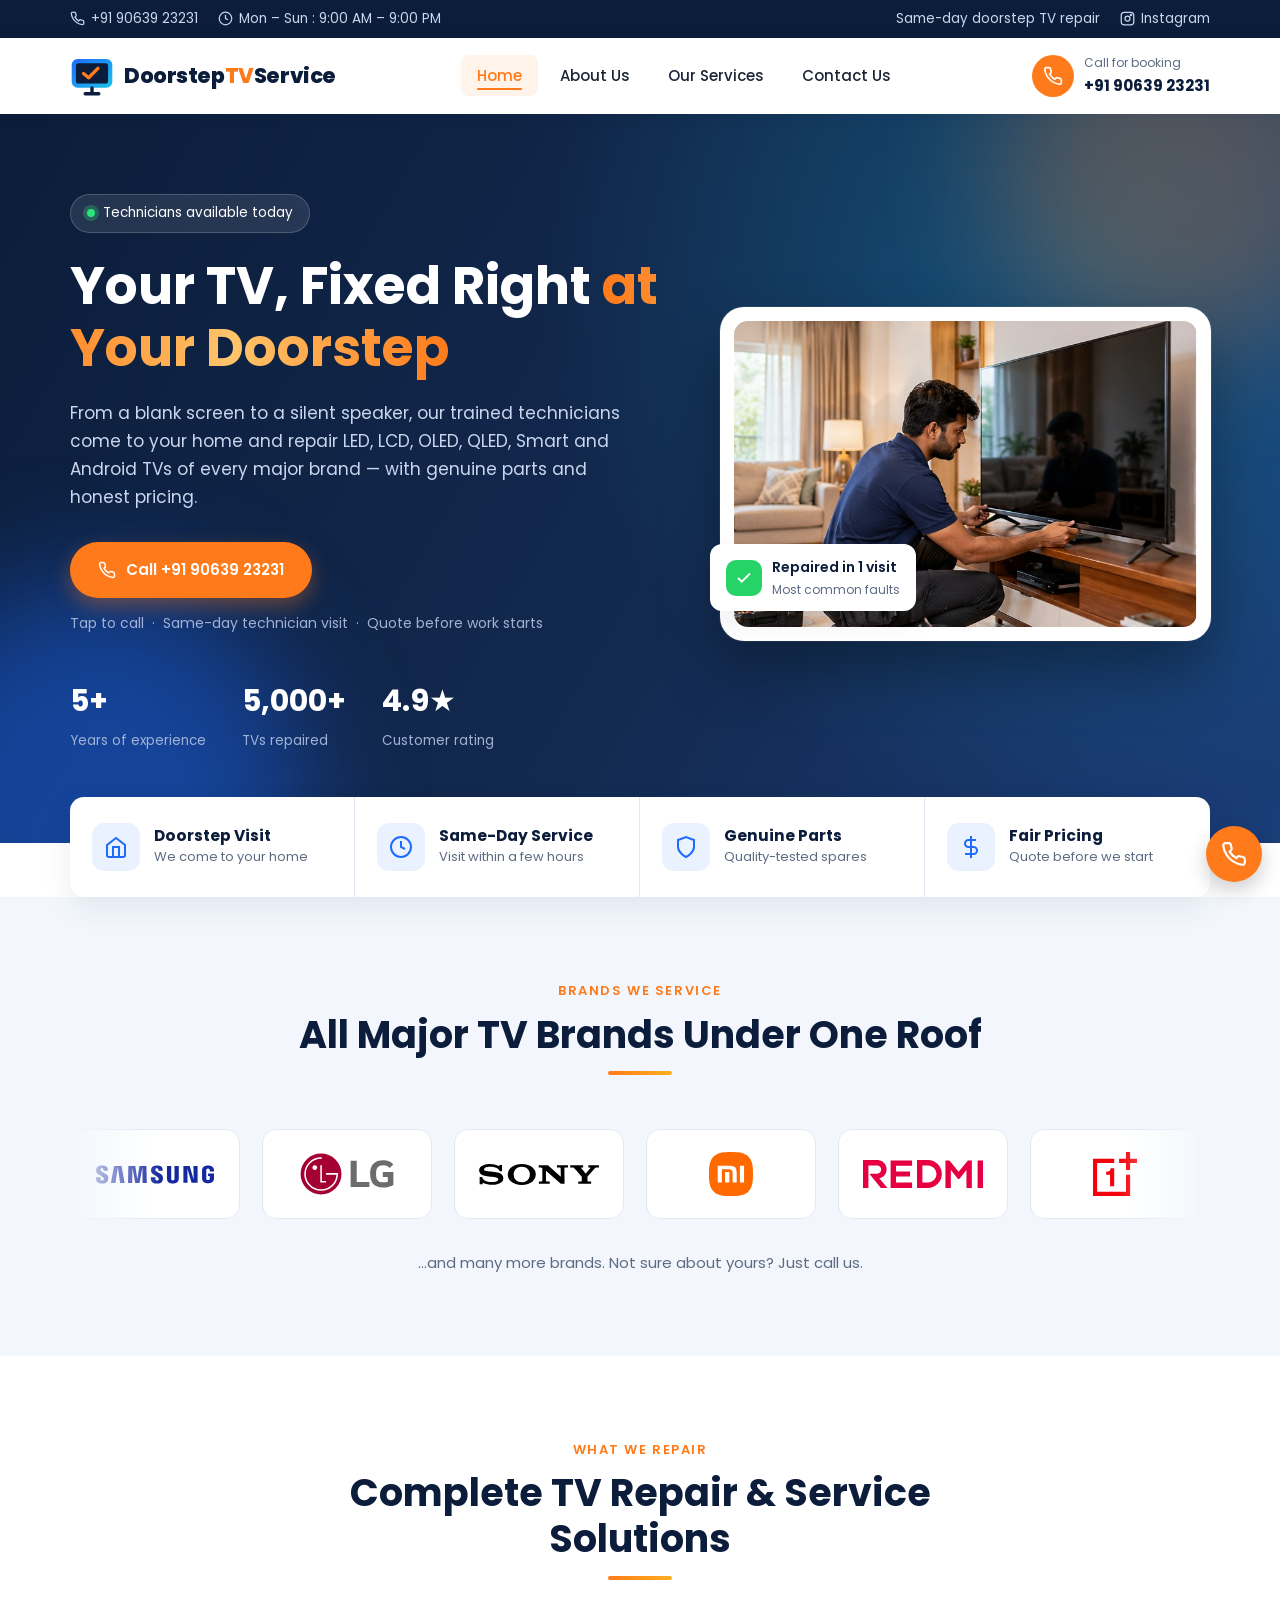
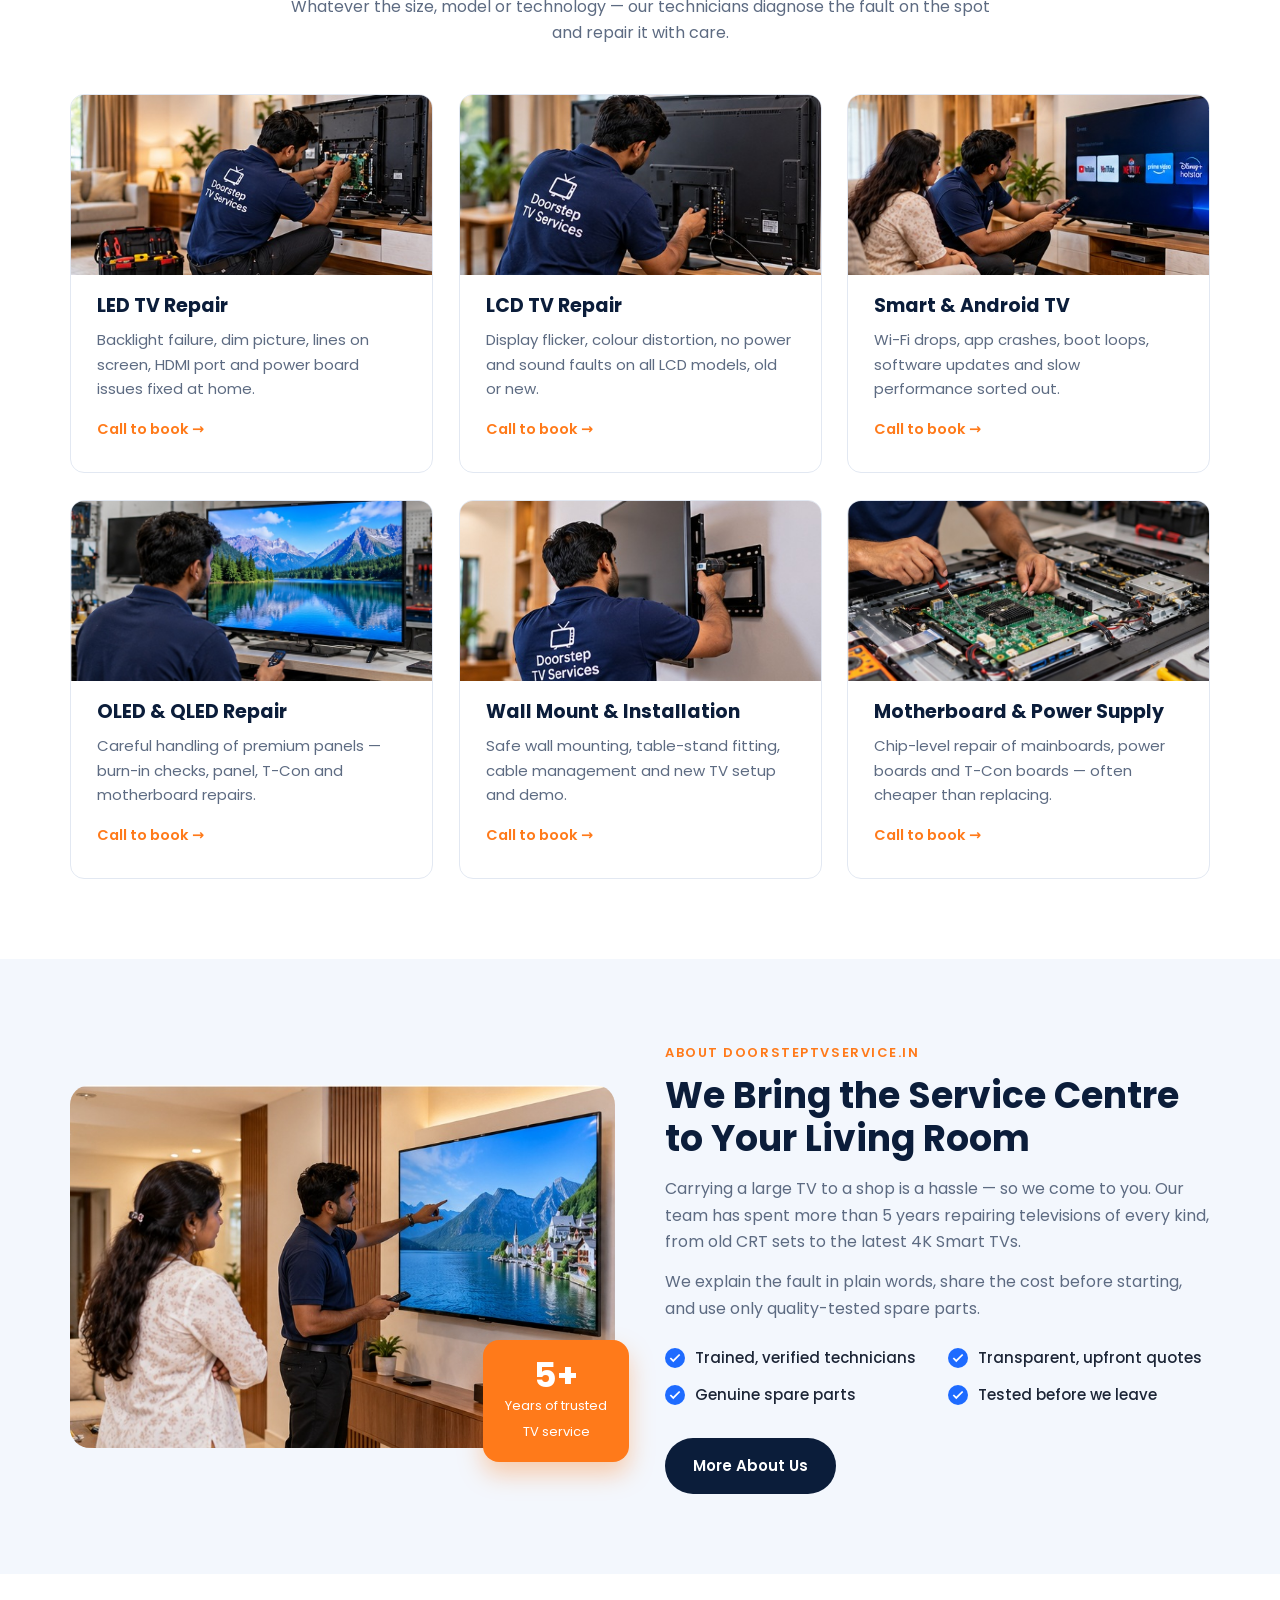
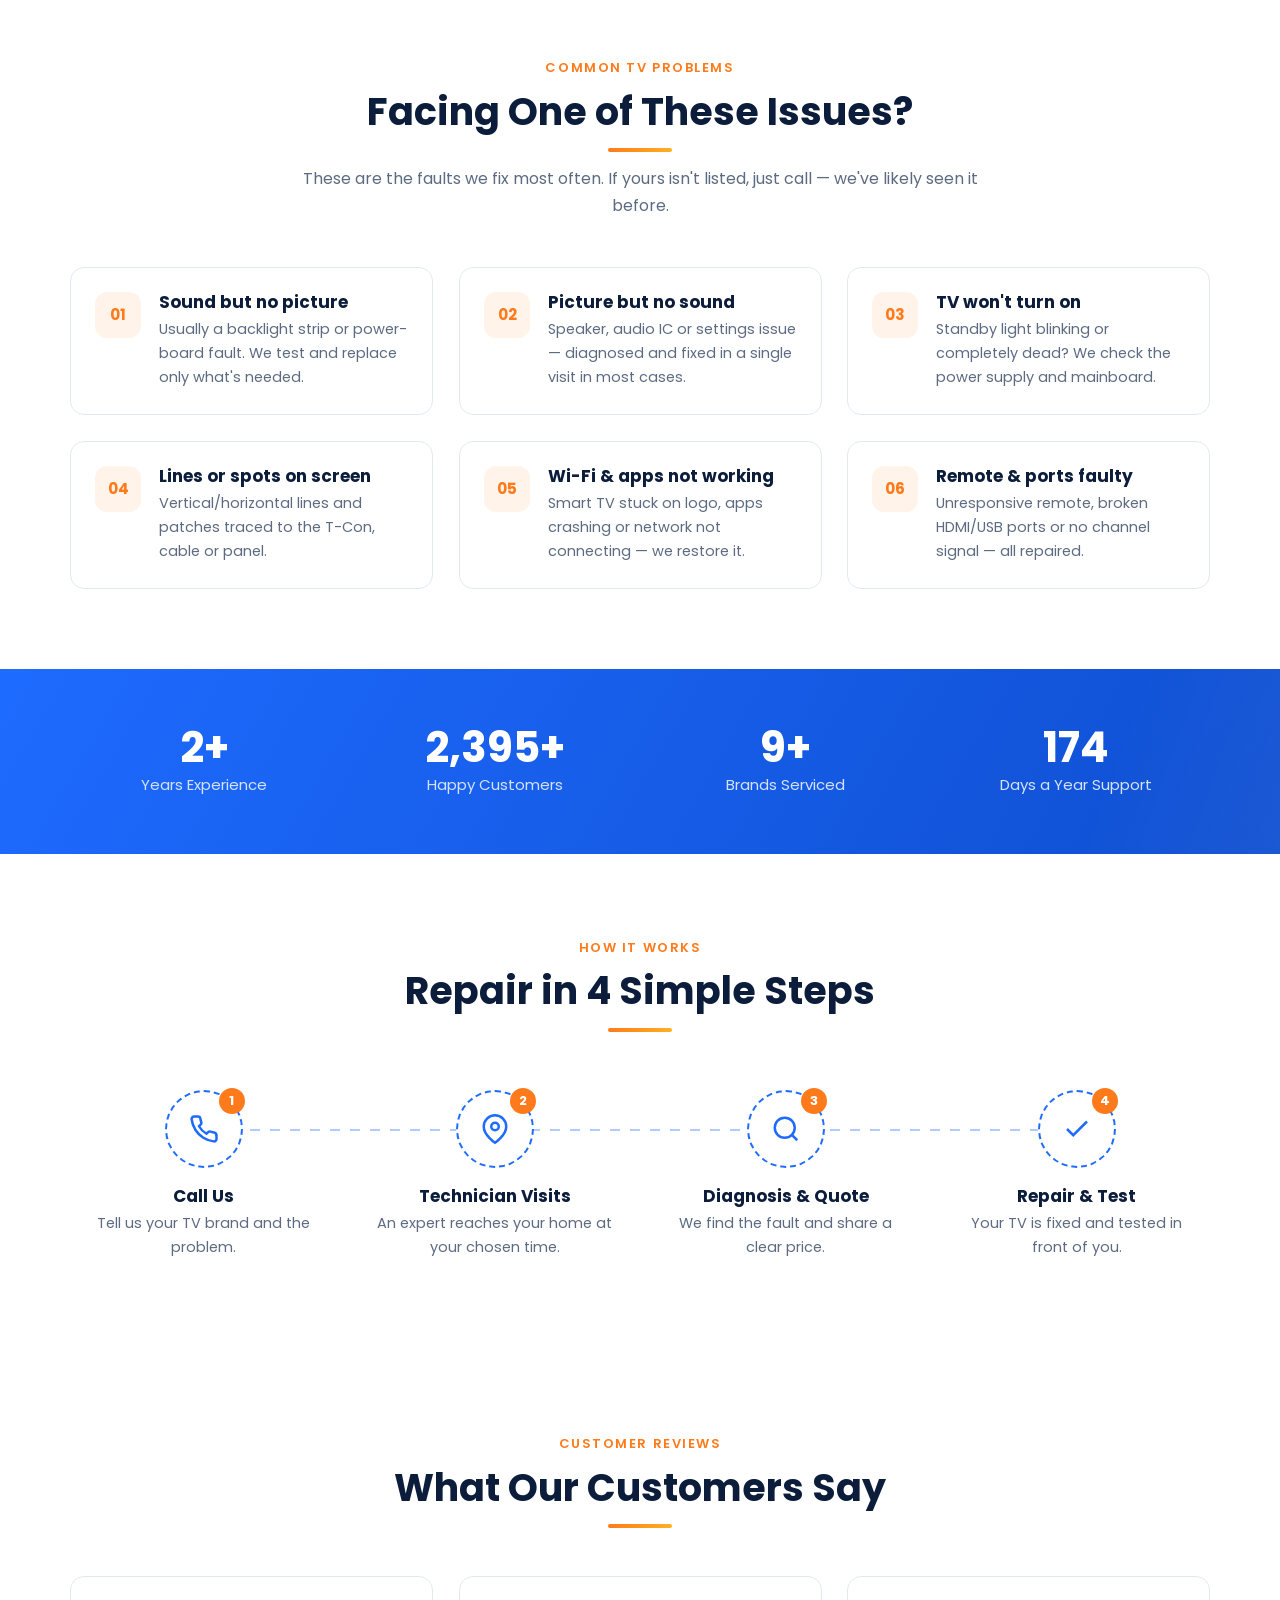
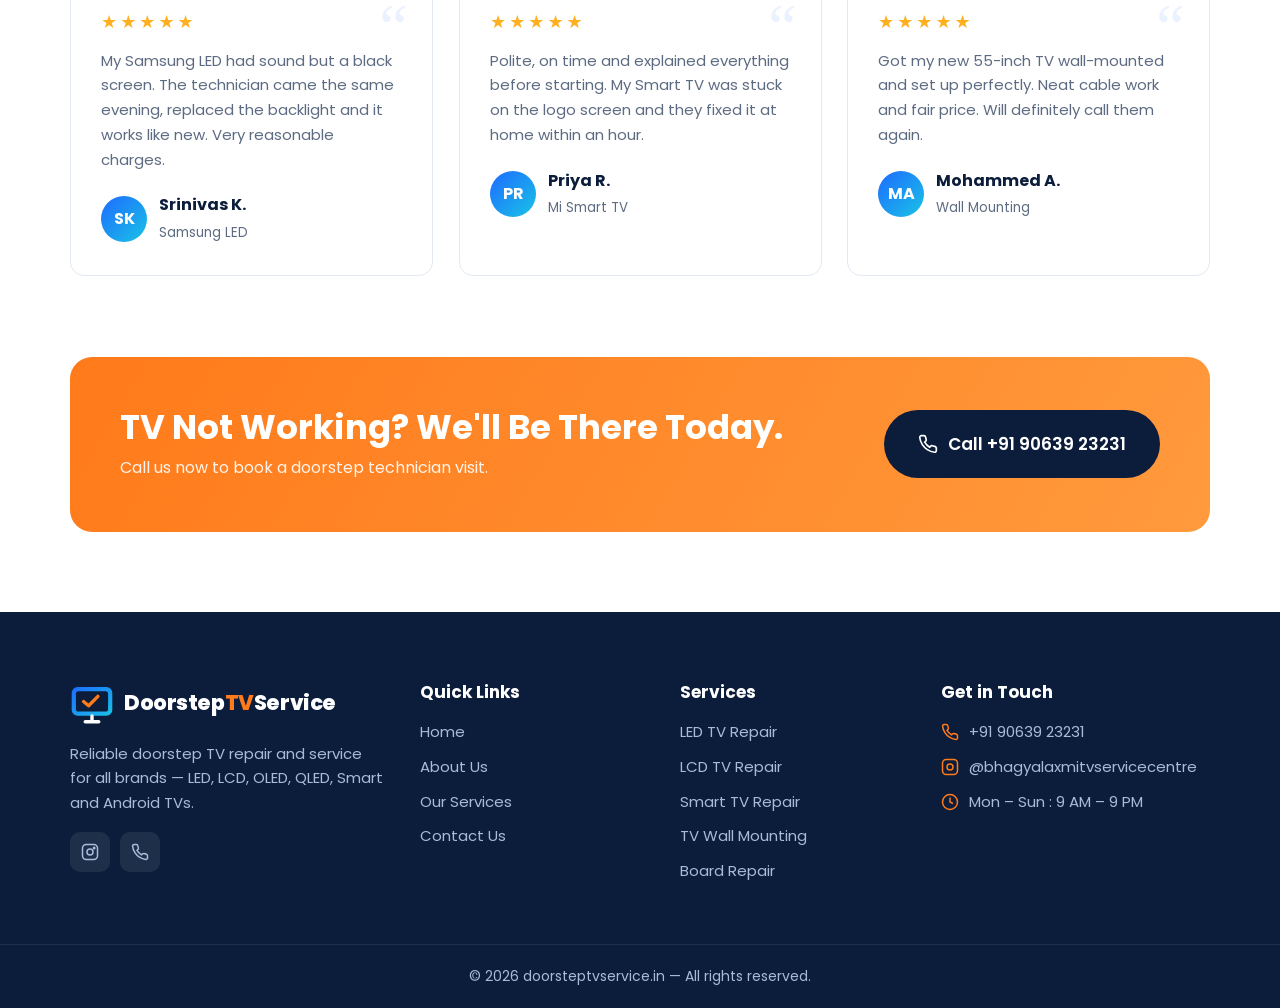
<file: index.html>
<!DOCTYPE html>
<html lang="en">
<head>
  <meta charset="UTF-8">
  <meta name="viewport" content="width=device-width, initial-scale=1.0">
  <title>doorsteptvservice.in | TV Repair &amp; Service at Your Doorstep | +91 90639 23231</title>
  <meta name="description" content="doorsteptvservice.in – expert doorstep repair for LED, LCD, OLED, QLED, Smart and Android TVs. All brands, genuine parts, same-day visits. Call +91 90639 23231.">
  <link rel="icon" href="images/favicon.svg" type="image/svg+xml">
  <link rel="preconnect" href="https://fonts.googleapis.com">
  <link href="https://fonts.googleapis.com/css2?family=Poppins:wght@400;500;600;700;800&display=swap" rel="stylesheet">
  <link rel="stylesheet" href="css/style.css">
</head>
<body>

<!-- Top bar -->
<div class="topbar">
  <div class="container">
    <div class="tb-left">
      <a href="tel:+919063923231"><svg viewBox="0 0 24 24" fill="none" stroke="currentColor" stroke-width="2"><path d="M22 16.9v3a2 2 0 0 1-2.2 2 19.8 19.8 0 0 1-8.6-3.1 19.5 19.5 0 0 1-6-6A19.8 19.8 0 0 1 2.1 4.2 2 2 0 0 1 4.1 2h3a2 2 0 0 1 2 1.7c.1.9.4 1.8.7 2.7a2 2 0 0 1-.5 2.1L8 9.8a16 16 0 0 0 6 6l1.3-1.3a2 2 0 0 1 2.1-.4c.9.3 1.8.6 2.7.7a2 2 0 0 1 1.7 2z"/></svg>+91 90639 23231</a>
      <span><svg viewBox="0 0 24 24" fill="none" stroke="currentColor" stroke-width="2"><circle cx="12" cy="12" r="10"/><path d="M12 6v6l4 2"/></svg>Mon – Sun : 9:00 AM – 9:00 PM</span>
    </div>
    <div class="tb-right">
      <span>Same-day doorstep TV repair</span>
      <a href="https://www.instagram.com/bhagyalaxmitvservicecentre" target="_blank" rel="noopener"><svg viewBox="0 0 24 24" fill="none" stroke="currentColor" stroke-width="2"><rect x="2" y="2" width="20" height="20" rx="5"/><circle cx="12" cy="12" r="4"/><circle cx="17.5" cy="6.5" r="1" fill="currentColor"/></svg>Instagram</a>
    </div>
  </div>
</div>

<!-- Header -->
<header class="header">
  <div class="container">
    <a href="index.html" class="logo" aria-label="DoorstepTVService home">
      <svg class="logo-mark" viewBox="0 0 52 52"><defs><linearGradient id="lgH" x1="0" y1="0" x2="1" y2="1"><stop offset="0" stop-color="#1e6bff"/><stop offset="1" stop-color="#19c3e6"/></linearGradient></defs><rect x="2" y="6" width="48" height="34" rx="7" fill="url(#lgH)"/><rect x="7" y="11" width="38" height="24" rx="3" fill="#0b1d3a"/><path d="M16 23l6 5 11-11" fill="none" stroke="#ff7a1a" stroke-width="4" stroke-linecap="round" stroke-linejoin="round"/><path d="M18 47h16M26 40v7" stroke="#0b1d3a" stroke-width="4" stroke-linecap="round"/></svg>
      <span class="logo-text">Doorstep<span class="accent">TV</span>Service</span>
    </a>
    <nav class="nav" aria-label="Main">
      <ul>
        <li><a href="index.html" class="active">Home</a></li>
        <li><a href="about.html">About Us</a></li>
        <li><a href="services.html">Our Services</a></li>
        <li><a href="contact.html">Contact Us</a></li>
      </ul>
    </nav>
    <a href="tel:+919063923231" class="header-call">
      <span class="icon"><svg viewBox="0 0 24 24" fill="none" stroke="currentColor" stroke-width="2"><path d="M22 16.9v3a2 2 0 0 1-2.2 2 19.8 19.8 0 0 1-8.6-3.1 19.5 19.5 0 0 1-6-6A19.8 19.8 0 0 1 2.1 4.2 2 2 0 0 1 4.1 2h3a2 2 0 0 1 2 1.7c.1.9.4 1.8.7 2.7a2 2 0 0 1-.5 2.1L8 9.8a16 16 0 0 0 6 6l1.3-1.3a2 2 0 0 1 2.1-.4c.9.3 1.8.6 2.7.7a2 2 0 0 1 1.7 2z"/></svg></span>
      <span class="txt"><small>Call for booking</small><strong>+91 90639 23231</strong></span>
    </a>
    <button class="menu-toggle" aria-label="Open menu" aria-expanded="false"><svg viewBox="0 0 24 24" fill="none" stroke="currentColor" stroke-width="2.2" stroke-linecap="round"><path d="M3 6h18M3 12h18M3 18h18"/></svg></button>
  </div>
</header>

<!-- Hero -->
<section class="hero">
  <div class="container">
    <div>
      <span class="hero-badge"><span class="dot"></span> Technicians available today</span>
      <h1>Your TV, Fixed Right <span>at Your Doorstep</span></h1>
      <p>From a blank screen to a silent speaker, our trained technicians come to your home and repair LED, LCD, OLED, QLED, Smart and Android TVs of every major brand — with genuine parts and honest pricing.</p>
      <div class="hero-actions">
        <a href="tel:+919063923231" class="btn btn-primary"><svg viewBox="0 0 24 24" fill="none" stroke="currentColor" stroke-width="2"><path d="M22 16.9v3a2 2 0 0 1-2.2 2 19.8 19.8 0 0 1-8.6-3.1 19.5 19.5 0 0 1-6-6A19.8 19.8 0 0 1 2.1 4.2 2 2 0 0 1 4.1 2h3a2 2 0 0 1 2 1.7c.1.9.4 1.8.7 2.7a2 2 0 0 1-.5 2.1L8 9.8a16 16 0 0 0 6 6l1.3-1.3a2 2 0 0 1 2.1-.4c.9.3 1.8.6 2.7.7a2 2 0 0 1 1.7 2z"/></svg>Call +91 90639 23231</a>
      </div>
      <p class="call-note">Tap to call &nbsp;·&nbsp; Same-day technician visit &nbsp;·&nbsp; Quote before work starts</p>
      <div class="hero-stats">
        <div><strong>5+</strong><span>Years of experience</span></div>
        <div><strong>5,000+</strong><span>TVs repaired</span></div>
        <div><strong>4.9★</strong><span>Customer rating</span></div>
      </div>
    </div>
    <div class="hero-art">
      <figure class="hero-photo"><img src="images/work/in-home-tv-repair.jpg" alt="DoorstepTVService technician repairing a TV in a customer's living room" width="758" height="502" fetchpriority="high"></figure>
      <div class="float-card fc-1"><span class="fc-icon" style="background:#25d366"><svg viewBox="0 0 24 24" fill="none" stroke="currentColor" stroke-width="2.4"><path d="M20 6L9 17l-5-5"/></svg></span><div>Repaired in 1 visit<small>Most common faults</small></div></div>
    </div>
  </div>
</section>

<!-- Feature strip -->
<div class="strip">
  <div class="container">
    <div class="strip-grid">
      <div class="strip-item"><span class="ic"><svg viewBox="0 0 24 24" fill="none" stroke="currentColor" stroke-width="2"><path d="M3 10l9-7 9 7v10a2 2 0 0 1-2 2H5a2 2 0 0 1-2-2z"/><path d="M9 22V12h6v10"/></svg></span><div><h4>Doorstep Visit</h4><p>We come to your home</p></div></div>
      <div class="strip-item"><span class="ic"><svg viewBox="0 0 24 24" fill="none" stroke="currentColor" stroke-width="2"><circle cx="12" cy="12" r="10"/><path d="M12 6v6l4 2"/></svg></span><div><h4>Same-Day Service</h4><p>Visit within a few hours</p></div></div>
      <div class="strip-item"><span class="ic"><svg viewBox="0 0 24 24" fill="none" stroke="currentColor" stroke-width="2"><path d="M12 22s8-4 8-10V5l-8-3-8 3v7c0 6 8 10 8 10z"/></svg></span><div><h4>Genuine Parts</h4><p>Quality-tested spares</p></div></div>
      <div class="strip-item"><span class="ic"><svg viewBox="0 0 24 24" fill="none" stroke="currentColor" stroke-width="2"><path d="M12 1v22M17 5H9.5a3.5 3.5 0 0 0 0 7h5a3.5 3.5 0 0 1 0 7H6"/></svg></span><div><h4>Fair Pricing</h4><p>Quote before we start</p></div></div>
    </div>
  </div>
</div>

<!-- Brands -->
<section class="section section-soft">
  <div class="container">
    <div class="section-head reveal">
      <span class="eyebrow">Brands We Service</span>
      <h2>All Major TV Brands Under One Roof</h2>
    </div>
    <div class="logo-marquee reveal" aria-label="TV brands we service">
      <ul class="logo-track">
        <li class="logo-item"><img src="images/brands/samsung.svg" alt="Samsung" title="Samsung"></li>
        <li class="logo-item"><img src="images/brands/lg.svg" alt="LG" title="LG"></li>
        <li class="logo-item"><img src="images/brands/sony.svg" alt="Sony" title="Sony"></li>
        <li class="logo-item"><img src="images/brands/xiaomi.svg" alt="Xiaomi" title="Xiaomi"></li>
        <li class="logo-item"><img src="images/brands/redmi.svg" alt="Redmi" title="Redmi"></li>
        <li class="logo-item"><img src="images/brands/oneplus.svg" alt="OnePlus" title="OnePlus"></li>
        <li class="logo-item"><img src="images/brands/tcl.svg" alt="TCL" title="TCL"></li>
        <li class="logo-item"><img src="images/brands/vu.svg" alt="VU" title="VU"></li>
        <li class="logo-item"><img src="images/brands/panasonic.svg" alt="Panasonic" title="Panasonic"></li>
        <li class="logo-item"><img src="images/brands/philips.svg" alt="Philips" title="Philips"></li>
        <li class="logo-item"><img src="images/brands/toshiba.svg" alt="Toshiba" title="Toshiba"></li>
        <li class="logo-item"><span class="logo-word">iFFALCON</span></li>
        <li class="logo-item"><img src="images/brands/hisense.svg" alt="Hisense" title="Hisense"></li>
        <li class="logo-item"><img src="images/brands/micromax.svg" alt="Micromax" title="Micromax"></li>
        <li class="logo-item"><img src="images/brands/sansui.svg" alt="Sansui" title="Sansui"></li>
        <li class="logo-item"><img src="images/brands/haier.svg" alt="Haier" title="Haier"></li>
        <li class="logo-item"><img src="images/brands/thomson.svg" alt="Thomson" title="Thomson"></li>
        <li class="logo-item"><img src="images/brands/kodak.svg" alt="Kodak" title="Kodak"></li>
        <li class="logo-item"><img src="images/brands/acer.svg" alt="Acer" title="Acer"></li>
      </ul>
    </div>
    <p class="brands-note reveal">…and many more brands. Not sure about yours? Just call us.</p>
  </div>
</section>

<!-- Services overview -->
<section class="section">
  <div class="container">
    <div class="section-head reveal">
      <span class="eyebrow">What We Repair</span>
      <h2>Complete TV Repair &amp; Service Solutions</h2>
      <p>Whatever the size, model or technology — our technicians diagnose the fault on the spot and repair it with care.</p>
    </div>
    <div class="grid-3">
      <div class="card reveal">
        <img class="card-photo" src="images/work/home-tv-repair.jpg" alt="Technician repairing an LED TV board at a customer's home" width="502" height="246" loading="lazy">
        <h3>LED TV Repair</h3>
        <p>Backlight failure, dim picture, lines on screen, HDMI port and power board issues fixed at home.</p>
        <a href="tel:+919063923231" class="more">Call to book →</a>
      </div>
      <div class="card orange reveal">
        <img class="card-photo" src="images/work/rear-panel-service.jpg" alt="Technician checking the rear panel connections of a TV" width="502" height="246" loading="lazy">
        <h3>LCD TV Repair</h3>
        <p>Display flicker, colour distortion, no power and sound faults on all LCD models, old or new.</p>
        <a href="tel:+919063923231" class="more">Call to book →</a>
      </div>
      <div class="card reveal">
        <img class="card-photo" src="images/work/smart-tv-setup.jpg" alt="Technician setting up streaming apps on a Smart TV with a customer" width="502" height="246" loading="lazy">
        <h3>Smart &amp; Android TV</h3>
        <p>Wi-Fi drops, app crashes, boot loops, software updates and slow performance sorted out.</p>
        <a href="tel:+919063923231" class="more">Call to book →</a>
      </div>
      <div class="card orange reveal">
        <img class="card-photo" src="images/work/workshop-picture-testing.jpg" alt="Technician testing picture quality on a large TV" width="502" height="246" loading="lazy">
        <h3>OLED &amp; QLED Repair</h3>
        <p>Careful handling of premium panels — burn-in checks, panel, T-Con and motherboard repairs.</p>
        <a href="tel:+919063923231" class="more">Call to book →</a>
      </div>
      <div class="card reveal">
        <img class="card-photo" src="images/work/wall-mounting.jpg" alt="Technician fixing a TV wall-mount bracket" width="502" height="246" loading="lazy">
        <h3>Wall Mount &amp; Installation</h3>
        <p>Safe wall mounting, table-stand fitting, cable management and new TV setup and demo.</p>
        <a href="tel:+919063923231" class="more">Call to book →</a>
      </div>
      <div class="card orange reveal">
        <img class="card-photo" src="images/work/open-tv-circuit-repair.jpg" alt="Technician repairing the mainboard of an opened TV" width="502" height="246" loading="lazy">
        <h3>Motherboard &amp; Power Supply</h3>
        <p>Chip-level repair of mainboards, power boards and T-Con boards — often cheaper than replacing.</p>
        <a href="tel:+919063923231" class="more">Call to book →</a>
      </div>
    </div>
  </div>
</section>

<!-- About split -->
<section class="section section-soft">
  <div class="container grid-2">
    <div class="about-art reveal">
      <div class="frame photo"><img src="images/work/customer-tv-testing.jpg" alt="Technician showing a customer their repaired wall-mounted TV" width="758" height="502" loading="lazy"></div>
      <div class="exp-badge"><strong>5+</strong><span>Years of trusted<br>TV service</span></div>
    </div>
    <div class="reveal">
      <span class="eyebrow">About doorsteptvservice.in</span>
      <h2 style="font-size:clamp(26px,3.2vw,36px);margin-bottom:16px">We Bring the Service Centre to Your Living Room</h2>
      <p class="lead">Carrying a large TV to a shop is a hassle — so we come to you. Our team has spent more than 5 years repairing televisions of every kind, from old CRT sets to the latest 4K Smart TVs.</p>
      <p class="lead">We explain the fault in plain words, share the cost before starting, and use only quality-tested spare parts.</p>
      <ul class="checklist">
        <li><svg viewBox="0 0 24 24" fill="none" stroke="currentColor" stroke-width="3"><path d="M20 6L9 17l-5-5"/></svg>Trained, verified technicians</li>
        <li><svg viewBox="0 0 24 24" fill="none" stroke="currentColor" stroke-width="3"><path d="M20 6L9 17l-5-5"/></svg>Transparent, upfront quotes</li>
        <li><svg viewBox="0 0 24 24" fill="none" stroke="currentColor" stroke-width="3"><path d="M20 6L9 17l-5-5"/></svg>Genuine spare parts</li>
        <li><svg viewBox="0 0 24 24" fill="none" stroke="currentColor" stroke-width="3"><path d="M20 6L9 17l-5-5"/></svg>Tested before we leave</li>
      </ul>
      <a href="about.html" class="btn btn-dark">More About Us</a>
    </div>
  </div>
</section>

<!-- Common problems -->
<section class="section">
  <div class="container">
    <div class="section-head reveal">
      <span class="eyebrow">Common TV Problems</span>
      <h2>Facing One of These Issues?</h2>
      <p>These are the faults we fix most often. If yours isn't listed, just call — we've likely seen it before.</p>
    </div>
    <div class="grid-3">
      <div class="problem reveal"><span class="num">01</span><div><h3>Sound but no picture</h3><p>Usually a backlight strip or power-board fault. We test and replace only what's needed.</p></div></div>
      <div class="problem reveal"><span class="num">02</span><div><h3>Picture but no sound</h3><p>Speaker, audio IC or settings issue — diagnosed and fixed in a single visit in most cases.</p></div></div>
      <div class="problem reveal"><span class="num">03</span><div><h3>TV won't turn on</h3><p>Standby light blinking or completely dead? We check the power supply and mainboard.</p></div></div>
      <div class="problem reveal"><span class="num">04</span><div><h3>Lines or spots on screen</h3><p>Vertical/horizontal lines and patches traced to the T-Con, cable or panel.</p></div></div>
      <div class="problem reveal"><span class="num">05</span><div><h3>Wi-Fi &amp; apps not working</h3><p>Smart TV stuck on logo, apps crashing or network not connecting — we restore it.</p></div></div>
      <div class="problem reveal"><span class="num">06</span><div><h3>Remote &amp; ports faulty</h3><p>Unresponsive remote, broken HDMI/USB ports or no channel signal — all repaired.</p></div></div>
    </div>
  </div>
</section>

<!-- Stats band -->
<section class="stats-band">
  <div class="container grid-4">
    <div><strong data-count="5" data-suffix="+">0</strong><span>Years Experience</span></div>
    <div><strong data-count="5000" data-suffix="+">0</strong><span>Happy Customers</span></div>
    <div><strong data-count="20" data-suffix="+">0</strong><span>Brands Serviced</span></div>
    <div><strong data-count="365">0</strong><span>Days a Year Support</span></div>
  </div>
</section>

<!-- How it works -->
<section class="section">
  <div class="container">
    <div class="section-head reveal">
      <span class="eyebrow">How It Works</span>
      <h2>Repair in 4 Simple Steps</h2>
    </div>
    <div class="steps">
      <div class="step reveal"><div class="circle"><svg viewBox="0 0 24 24" fill="none" stroke="currentColor" stroke-width="2"><path d="M22 16.9v3a2 2 0 0 1-2.2 2 19.8 19.8 0 0 1-8.6-3.1 19.5 19.5 0 0 1-6-6A19.8 19.8 0 0 1 2.1 4.2 2 2 0 0 1 4.1 2h3a2 2 0 0 1 2 1.7c.1.9.4 1.8.7 2.7a2 2 0 0 1-.5 2.1L8 9.8a16 16 0 0 0 6 6l1.3-1.3a2 2 0 0 1 2.1-.4c.9.3 1.8.6 2.7.7a2 2 0 0 1 1.7 2z"/></svg></div><h4>Call Us</h4><p>Tell us your TV brand and the problem.</p></div>
      <div class="step reveal"><div class="circle"><svg viewBox="0 0 24 24" fill="none" stroke="currentColor" stroke-width="2"><path d="M21 10c0 7-9 13-9 13S3 17 3 10a9 9 0 0 1 18 0z"/><circle cx="12" cy="10" r="3"/></svg></div><h4>Technician Visits</h4><p>An expert reaches your home at your chosen time.</p></div>
      <div class="step reveal"><div class="circle"><svg viewBox="0 0 24 24" fill="none" stroke="currentColor" stroke-width="2"><circle cx="11" cy="11" r="8"/><path d="M21 21l-4.3-4.3"/></svg></div><h4>Diagnosis &amp; Quote</h4><p>We find the fault and share a clear price.</p></div>
      <div class="step reveal"><div class="circle"><svg viewBox="0 0 24 24" fill="none" stroke="currentColor" stroke-width="2"><path d="M20 6L9 17l-5-5"/></svg></div><h4>Repair &amp; Test</h4><p>Your TV is fixed and tested in front of you.</p></div>
    </div>
  </div>
</section>

<!-- Testimonials -->
<section class="section">
  <div class="container">
    <div class="section-head reveal">
      <span class="eyebrow">Customer Reviews</span>
      <h2>What Our Customers Say</h2>
    </div>
    <div class="grid-3">
      <div class="testi reveal"><span class="quote">“</span><div class="stars">★★★★★</div><p>My Samsung LED had sound but a black screen. The technician came the same evening, replaced the backlight and it works like new. Very reasonable charges.</p><div class="who"><span class="avatar">SK</span><div><strong>Srinivas K.</strong><small>Samsung LED</small></div></div></div>
      <div class="testi reveal"><span class="quote">“</span><div class="stars">★★★★★</div><p>Polite, on time and explained everything before starting. My Smart TV was stuck on the logo screen and they fixed it at home within an hour.</p><div class="who"><span class="avatar">PR</span><div><strong>Priya R.</strong><small>Mi Smart TV</small></div></div></div>
      <div class="testi reveal"><span class="quote">“</span><div class="stars">★★★★★</div><p>Got my new 55-inch TV wall-mounted and set up perfectly. Neat cable work and fair price. Will definitely call them again.</p><div class="who"><span class="avatar">MA</span><div><strong>Mohammed A.</strong><small>Wall Mounting</small></div></div></div>
    </div>
  </div>
</section>

<!-- CTA -->
<section class="section" style="padding-top:0">
  <div class="container">
    <div class="cta reveal">
      <div>
        <h2>TV Not Working? We'll Be There Today.</h2>
        <p>Call us now to book a doorstep technician visit.</p>
      </div>
      <div class="hero-actions">
        <a href="tel:+919063923231" class="btn btn-dark btn-lg"><svg viewBox="0 0 24 24" fill="none" stroke="currentColor" stroke-width="2"><path d="M22 16.9v3a2 2 0 0 1-2.2 2 19.8 19.8 0 0 1-8.6-3.1 19.5 19.5 0 0 1-6-6A19.8 19.8 0 0 1 2.1 4.2 2 2 0 0 1 4.1 2h3a2 2 0 0 1 2 1.7c.1.9.4 1.8.7 2.7a2 2 0 0 1-.5 2.1L8 9.8a16 16 0 0 0 6 6l1.3-1.3a2 2 0 0 1 2.1-.4c.9.3 1.8.6 2.7.7a2 2 0 0 1 1.7 2z"/></svg>Call +91 90639 23231</a>
      </div>
    </div>
  </div>
</section>

<!-- Footer -->
<footer class="footer">
  <div class="container footer-grid">
    <div>
      <a href="index.html" class="logo">
        <svg class="logo-mark" viewBox="0 0 52 52"><defs><linearGradient id="lgF" x1="0" y1="0" x2="1" y2="1"><stop offset="0" stop-color="#1e6bff"/><stop offset="1" stop-color="#19c3e6"/></linearGradient></defs><rect x="2" y="6" width="48" height="34" rx="7" fill="url(#lgF)"/><rect x="7" y="11" width="38" height="24" rx="3" fill="#0b1d3a"/><path d="M16 23l6 5 11-11" fill="none" stroke="#ff7a1a" stroke-width="4" stroke-linecap="round" stroke-linejoin="round"/><path d="M18 47h16M26 40v7" stroke="#fff" stroke-width="4" stroke-linecap="round"/></svg>
        <span class="logo-text">Doorstep<span class="accent">TV</span>Service</span>
      </a>
      <p>Reliable doorstep TV repair and service for all brands — LED, LCD, OLED, QLED, Smart and Android TVs.</p>
      <div class="socials">
        <a href="https://www.instagram.com/bhagyalaxmitvservicecentre" target="_blank" rel="noopener" aria-label="Instagram"><svg viewBox="0 0 24 24" fill="none" stroke="currentColor" stroke-width="2"><rect x="2" y="2" width="20" height="20" rx="5"/><circle cx="12" cy="12" r="4"/><circle cx="17.5" cy="6.5" r="1" fill="currentColor"/></svg></a>
        <a href="tel:+919063923231" aria-label="Call"><svg viewBox="0 0 24 24" fill="none" stroke="currentColor" stroke-width="2"><path d="M22 16.9v3a2 2 0 0 1-2.2 2 19.8 19.8 0 0 1-8.6-3.1 19.5 19.5 0 0 1-6-6A19.8 19.8 0 0 1 2.1 4.2 2 2 0 0 1 4.1 2h3a2 2 0 0 1 2 1.7c.1.9.4 1.8.7 2.7a2 2 0 0 1-.5 2.1L8 9.8a16 16 0 0 0 6 6l1.3-1.3a2 2 0 0 1 2.1-.4c.9.3 1.8.6 2.7.7a2 2 0 0 1 1.7 2z"/></svg></a>
      </div>
    </div>
    <div>
      <h4>Quick Links</h4>
      <ul>
        <li><a href="index.html">Home</a></li>
        <li><a href="about.html">About Us</a></li>
        <li><a href="services.html">Our Services</a></li>
        <li><a href="contact.html">Contact Us</a></li>
      </ul>
    </div>
    <div>
      <h4>Services</h4>
      <ul>
        <li><a href="services.html">LED TV Repair</a></li>
        <li><a href="services.html">LCD TV Repair</a></li>
        <li><a href="services.html">Smart TV Repair</a></li>
        <li><a href="services.html">TV Wall Mounting</a></li>
        <li><a href="services.html">Board Repair</a></li>
      </ul>
    </div>
    <div>
      <h4>Get in Touch</h4>
      <ul>
        <li class="contact-li"><svg viewBox="0 0 24 24" fill="none" stroke="currentColor" stroke-width="2"><path d="M22 16.9v3a2 2 0 0 1-2.2 2 19.8 19.8 0 0 1-8.6-3.1 19.5 19.5 0 0 1-6-6A19.8 19.8 0 0 1 2.1 4.2 2 2 0 0 1 4.1 2h3a2 2 0 0 1 2 1.7c.1.9.4 1.8.7 2.7a2 2 0 0 1-.5 2.1L8 9.8a16 16 0 0 0 6 6l1.3-1.3a2 2 0 0 1 2.1-.4c.9.3 1.8.6 2.7.7a2 2 0 0 1 1.7 2z"/></svg><a href="tel:+919063923231">+91 90639 23231</a></li>
        <li class="contact-li"><svg viewBox="0 0 24 24" fill="none" stroke="currentColor" stroke-width="2"><rect x="2" y="2" width="20" height="20" rx="5"/><circle cx="12" cy="12" r="4"/></svg><a href="https://www.instagram.com/bhagyalaxmitvservicecentre" target="_blank" rel="noopener">@bhagyalaxmitvservicecentre</a></li>
        <li class="contact-li"><svg viewBox="0 0 24 24" fill="none" stroke="currentColor" stroke-width="2"><circle cx="12" cy="12" r="10"/><path d="M12 6v6l4 2"/></svg><span>Mon – Sun : 9 AM – 9 PM</span></li>
      </ul>
    </div>
  </div>
  <div class="footer-bottom">© <span class="year">2026</span> doorsteptvservice.in — All rights reserved.</div>
</footer>

<!-- Mobile call bar -->
<a href="tel:+919063923231" class="call-bar" aria-label="Call +91 90639 23231"><svg viewBox="0 0 24 24" fill="none" stroke="currentColor" stroke-width="2"><path d="M22 16.9v3a2 2 0 0 1-2.2 2 19.8 19.8 0 0 1-8.6-3.1 19.5 19.5 0 0 1-6-6A19.8 19.8 0 0 1 2.1 4.2 2 2 0 0 1 4.1 2h3a2 2 0 0 1 2 1.7c.1.9.4 1.8.7 2.7a2 2 0 0 1-.5 2.1L8 9.8a16 16 0 0 0 6 6l1.3-1.3a2 2 0 0 1 2.1-.4c.9.3 1.8.6 2.7.7a2 2 0 0 1 1.7 2z"/></svg><span>Call Now &nbsp;·&nbsp; +91 90639 23231</span></a>

<!-- Floating buttons -->
<div class="floating">
  <a href="tel:+919063923231" class="f-call" aria-label="Call now"><svg viewBox="0 0 24 24" fill="none" stroke="currentColor" stroke-width="2"><path d="M22 16.9v3a2 2 0 0 1-2.2 2 19.8 19.8 0 0 1-8.6-3.1 19.5 19.5 0 0 1-6-6A19.8 19.8 0 0 1 2.1 4.2 2 2 0 0 1 4.1 2h3a2 2 0 0 1 2 1.7c.1.9.4 1.8.7 2.7a2 2 0 0 1-.5 2.1L8 9.8a16 16 0 0 0 6 6l1.3-1.3a2 2 0 0 1 2.1-.4c.9.3 1.8.6 2.7.7a2 2 0 0 1 1.7 2z"/></svg></a>
</div>

<script src="js/main.js"></script>
</body>
</html>
</file>
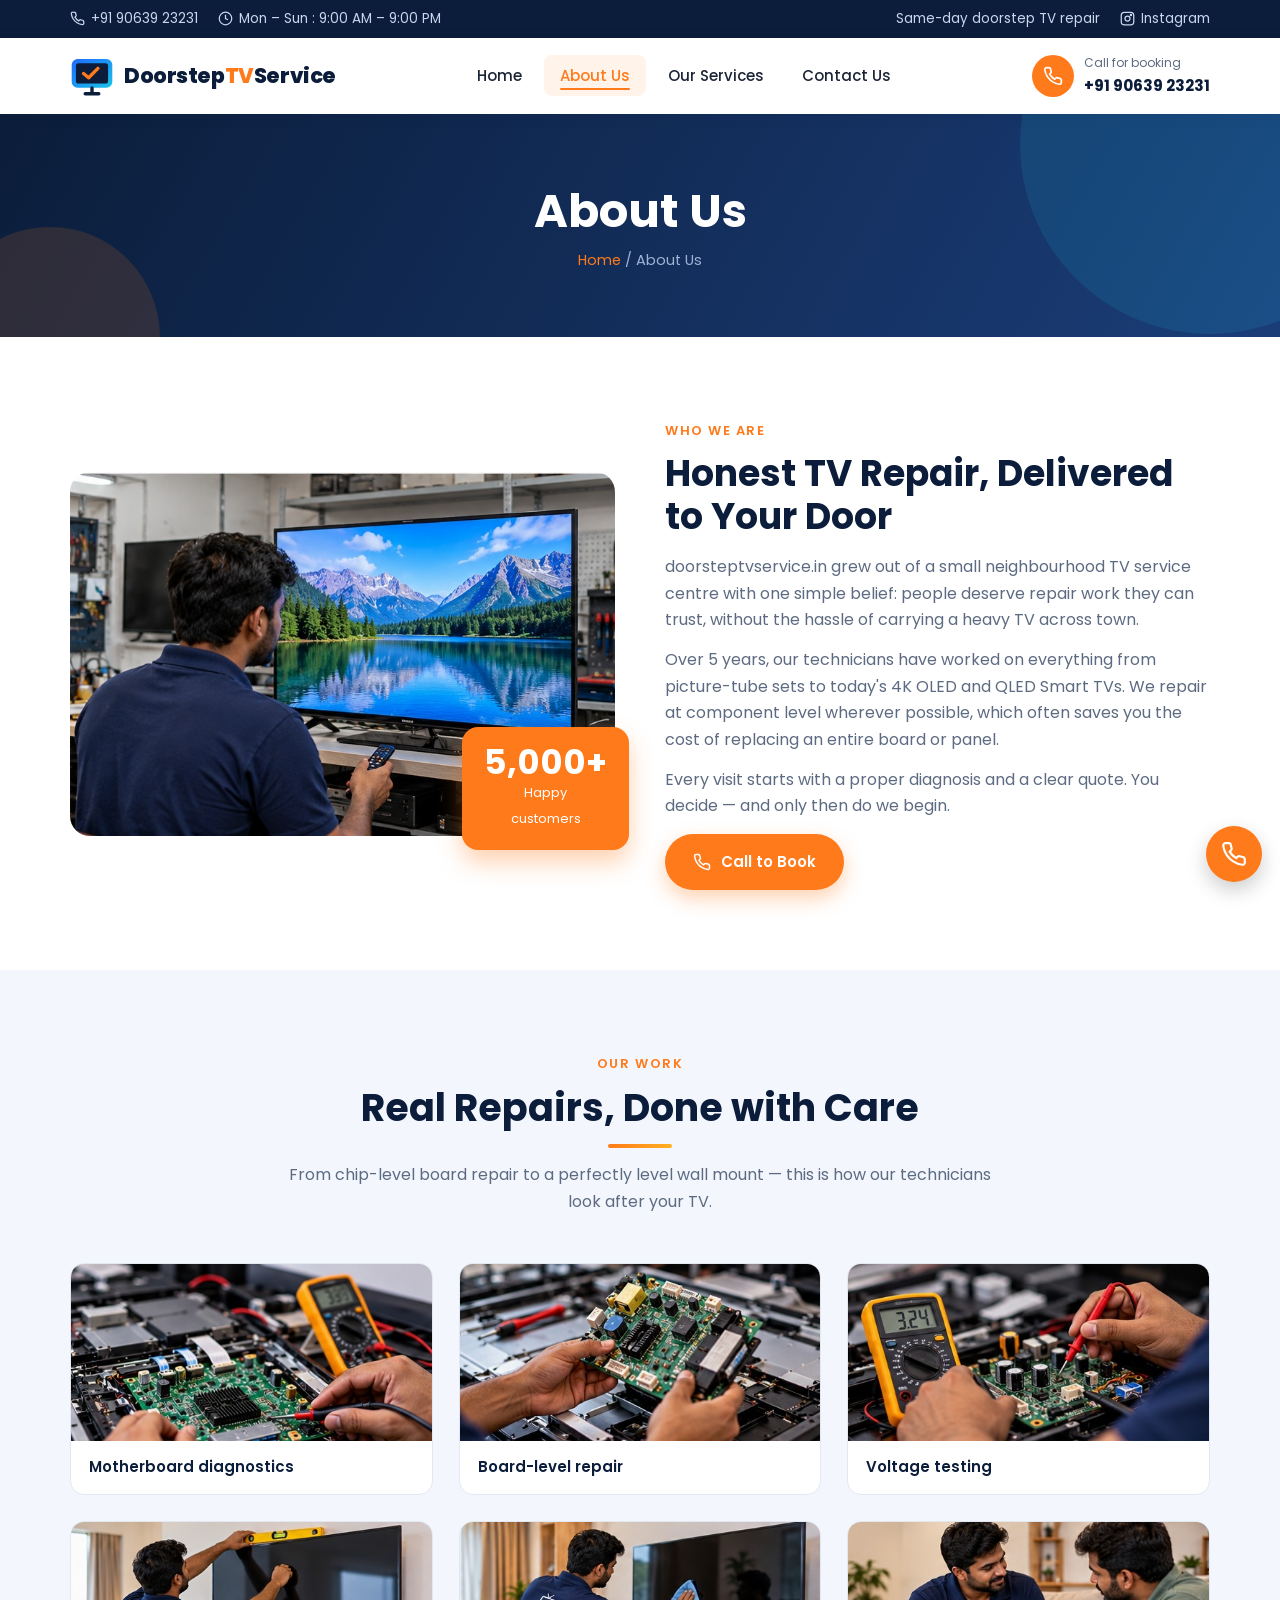
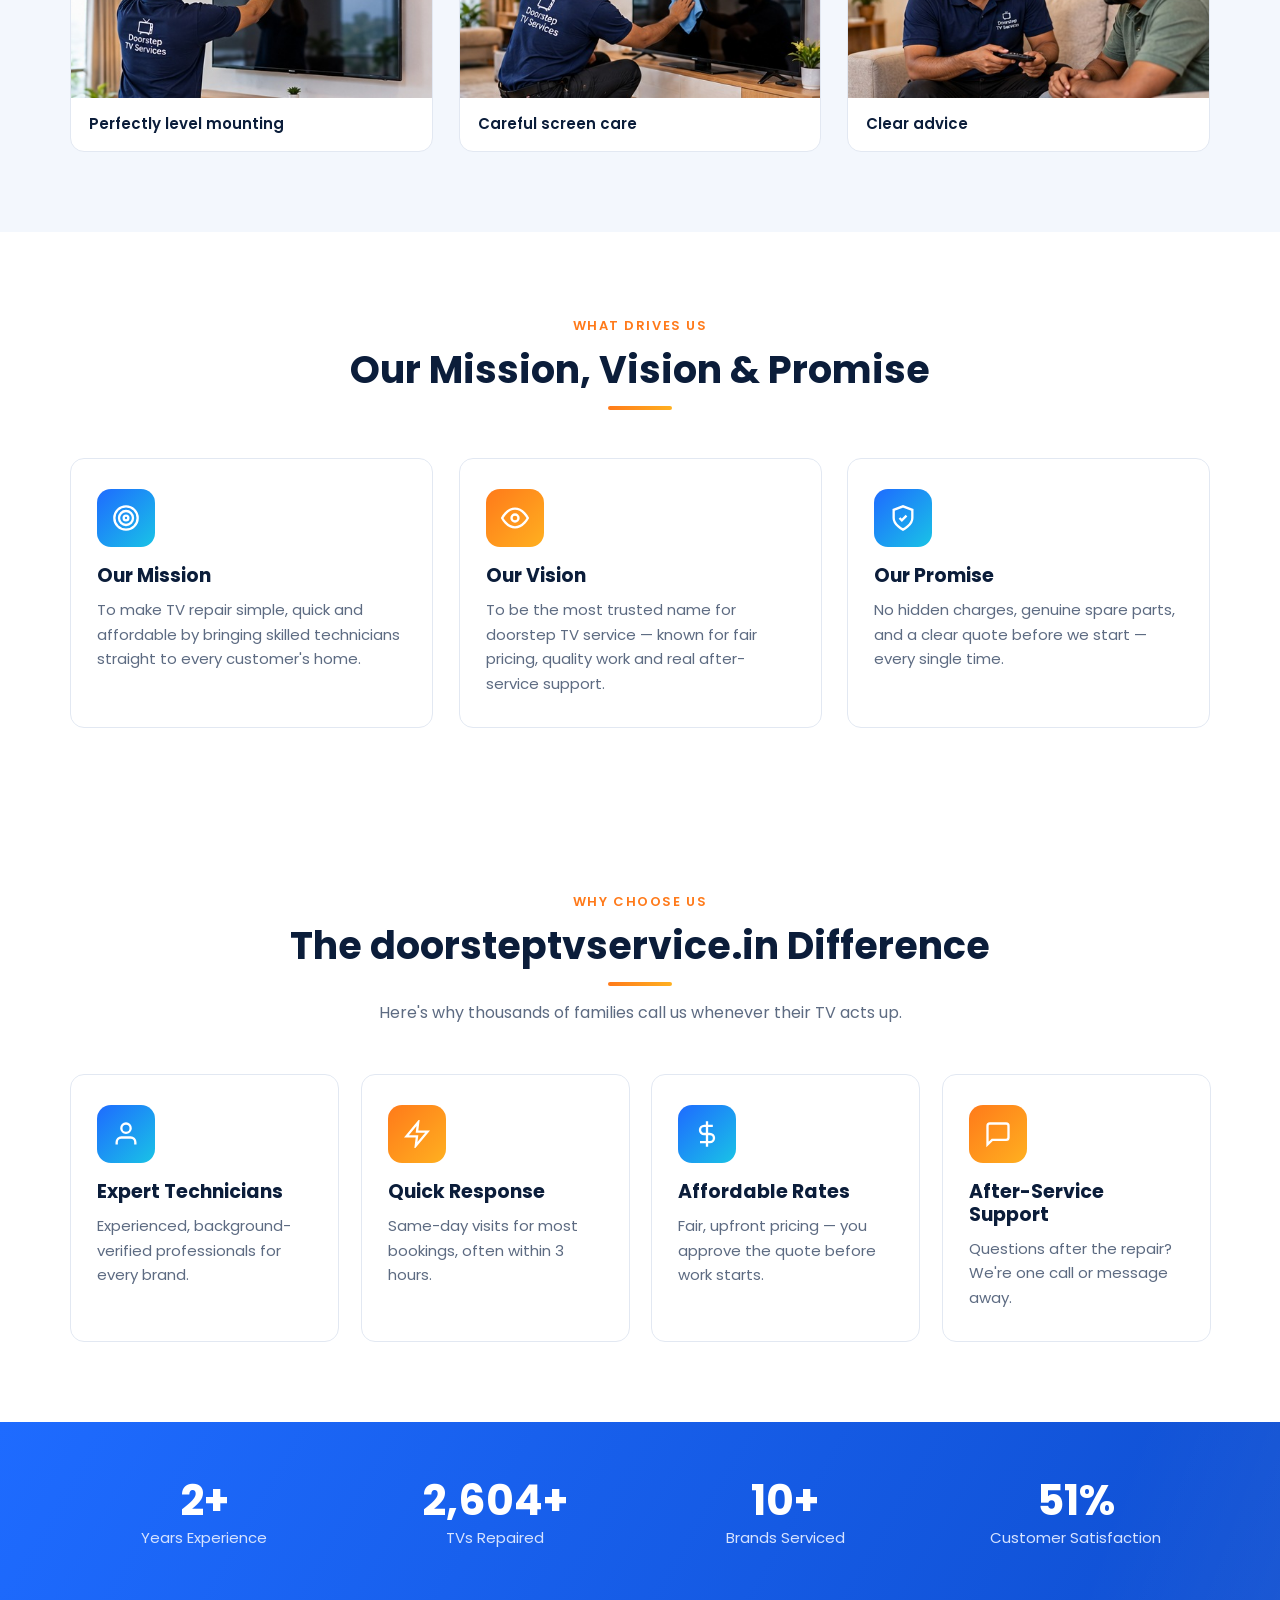
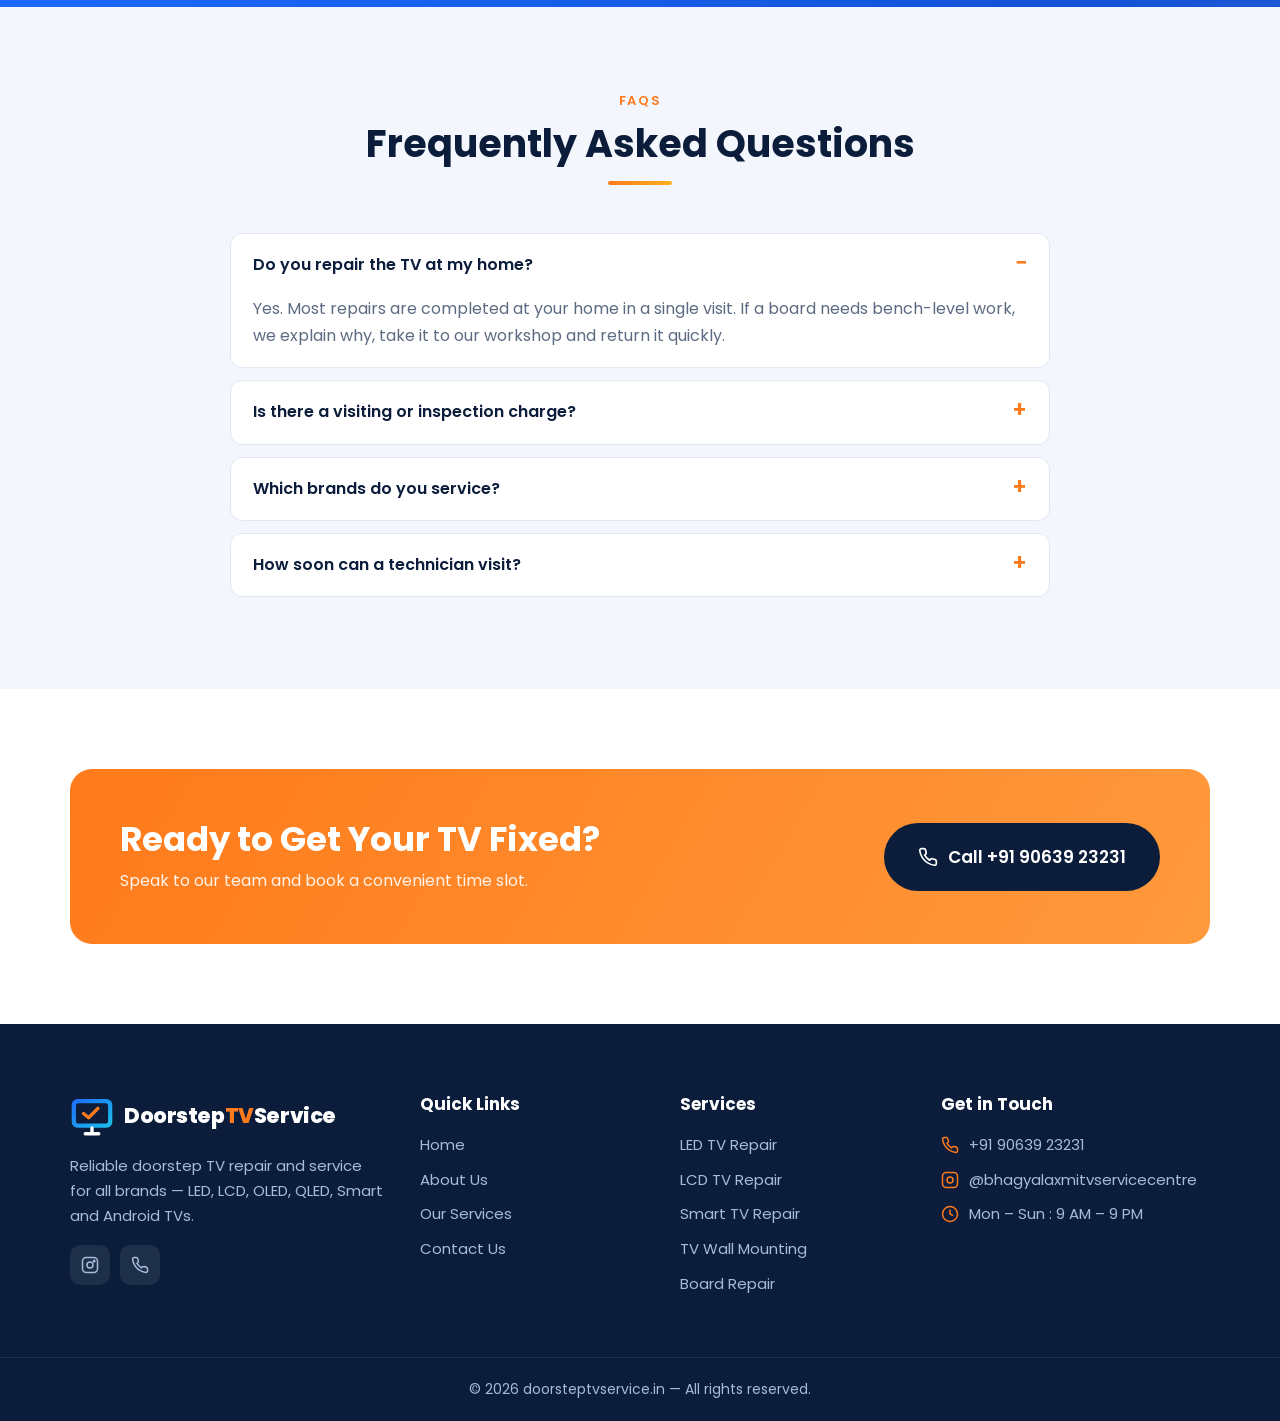
<file: about.html>
<!DOCTYPE html>
<html lang="en">
<head>
  <meta charset="UTF-8">
  <meta name="viewport" content="width=device-width, initial-scale=1.0">
  <title>About Us | doorsteptvservice.in</title>
  <meta name="description" content="Learn about doorsteptvservice.in – 5+ years of trusted doorstep TV repair for all brands. Honest pricing, genuine parts and a clear quote before every repair.">
  <link rel="icon" href="images/favicon.svg" type="image/svg+xml">
  <link rel="preconnect" href="https://fonts.googleapis.com">
  <link href="https://fonts.googleapis.com/css2?family=Poppins:wght@400;500;600;700;800&display=swap" rel="stylesheet">
  <link rel="stylesheet" href="css/style.css">
</head>
<body>

<!-- Top bar -->
<div class="topbar">
  <div class="container">
    <div class="tb-left">
      <a href="tel:+919063923231"><svg viewBox="0 0 24 24" fill="none" stroke="currentColor" stroke-width="2"><path d="M22 16.9v3a2 2 0 0 1-2.2 2 19.8 19.8 0 0 1-8.6-3.1 19.5 19.5 0 0 1-6-6A19.8 19.8 0 0 1 2.1 4.2 2 2 0 0 1 4.1 2h3a2 2 0 0 1 2 1.7c.1.9.4 1.8.7 2.7a2 2 0 0 1-.5 2.1L8 9.8a16 16 0 0 0 6 6l1.3-1.3a2 2 0 0 1 2.1-.4c.9.3 1.8.6 2.7.7a2 2 0 0 1 1.7 2z"/></svg>+91 90639 23231</a>
      <span><svg viewBox="0 0 24 24" fill="none" stroke="currentColor" stroke-width="2"><circle cx="12" cy="12" r="10"/><path d="M12 6v6l4 2"/></svg>Mon – Sun : 9:00 AM – 9:00 PM</span>
    </div>
    <div class="tb-right">
      <span>Same-day doorstep TV repair</span>
      <a href="https://www.instagram.com/bhagyalaxmitvservicecentre" target="_blank" rel="noopener"><svg viewBox="0 0 24 24" fill="none" stroke="currentColor" stroke-width="2"><rect x="2" y="2" width="20" height="20" rx="5"/><circle cx="12" cy="12" r="4"/><circle cx="17.5" cy="6.5" r="1" fill="currentColor"/></svg>Instagram</a>
    </div>
  </div>
</div>

<!-- Header -->
<header class="header">
  <div class="container">
    <a href="index.html" class="logo" aria-label="DoorstepTVService home">
      <svg class="logo-mark" viewBox="0 0 52 52"><defs><linearGradient id="lgH" x1="0" y1="0" x2="1" y2="1"><stop offset="0" stop-color="#1e6bff"/><stop offset="1" stop-color="#19c3e6"/></linearGradient></defs><rect x="2" y="6" width="48" height="34" rx="7" fill="url(#lgH)"/><rect x="7" y="11" width="38" height="24" rx="3" fill="#0b1d3a"/><path d="M16 23l6 5 11-11" fill="none" stroke="#ff7a1a" stroke-width="4" stroke-linecap="round" stroke-linejoin="round"/><path d="M18 47h16M26 40v7" stroke="#0b1d3a" stroke-width="4" stroke-linecap="round"/></svg>
      <span class="logo-text">Doorstep<span class="accent">TV</span>Service</span>
    </a>
    <nav class="nav" aria-label="Main">
      <ul>
        <li><a href="index.html">Home</a></li>
        <li><a href="about.html" class="active">About Us</a></li>
        <li><a href="services.html">Our Services</a></li>
        <li><a href="contact.html">Contact Us</a></li>
      </ul>
    </nav>
    <a href="tel:+919063923231" class="header-call">
      <span class="icon"><svg viewBox="0 0 24 24" fill="none" stroke="currentColor" stroke-width="2"><path d="M22 16.9v3a2 2 0 0 1-2.2 2 19.8 19.8 0 0 1-8.6-3.1 19.5 19.5 0 0 1-6-6A19.8 19.8 0 0 1 2.1 4.2 2 2 0 0 1 4.1 2h3a2 2 0 0 1 2 1.7c.1.9.4 1.8.7 2.7a2 2 0 0 1-.5 2.1L8 9.8a16 16 0 0 0 6 6l1.3-1.3a2 2 0 0 1 2.1-.4c.9.3 1.8.6 2.7.7a2 2 0 0 1 1.7 2z"/></svg></span>
      <span class="txt"><small>Call for booking</small><strong>+91 90639 23231</strong></span>
    </a>
    <button class="menu-toggle" aria-label="Open menu" aria-expanded="false"><svg viewBox="0 0 24 24" fill="none" stroke="currentColor" stroke-width="2.2" stroke-linecap="round"><path d="M3 6h18M3 12h18M3 18h18"/></svg></button>
  </div>
</header>
<!-- Page banner -->
<section class="page-banner">
  <div class="container">
    <h1>About Us</h1>
    <div class="breadcrumb"><a href="index.html">Home</a> / About Us</div>
  </div>
</section>

<!-- Story -->
<section class="section">
  <div class="container grid-2">
    <div class="about-art reveal">
      <div class="frame photo"><img src="images/work/workshop-picture-testing.jpg" alt="Technician testing a repaired TV's picture in the workshop" width="758" height="502" loading="lazy"></div>
      <div class="exp-badge"><strong>5,000+</strong><span>Happy<br>customers</span></div>
    </div>
    <div class="reveal">
      <span class="eyebrow">Who We Are</span>
      <h2 style="font-size:clamp(26px,3.2vw,36px);margin-bottom:16px">Honest TV Repair, Delivered to Your Door</h2>
      <p class="lead">doorsteptvservice.in grew out of a small neighbourhood TV service centre with one simple belief: people deserve repair work they can trust, without the hassle of carrying a heavy TV across town.</p>
      <p class="lead">Over 5 years, our technicians have worked on everything from picture-tube sets to today's 4K OLED and QLED Smart TVs. We repair at component level wherever possible, which often saves you the cost of replacing an entire board or panel.</p>
      <p class="lead">Every visit starts with a proper diagnosis and a clear quote. You decide — and only then do we begin.</p>
      <a href="tel:+919063923231" class="btn btn-primary"><svg viewBox="0 0 24 24" fill="none" stroke="currentColor" stroke-width="2"><path d="M22 16.9v3a2 2 0 0 1-2.2 2 19.8 19.8 0 0 1-8.6-3.1 19.5 19.5 0 0 1-6-6A19.8 19.8 0 0 1 2.1 4.2 2 2 0 0 1 4.1 2h3a2 2 0 0 1 2 1.7c.1.9.4 1.8.7 2.7a2 2 0 0 1-.5 2.1L8 9.8a16 16 0 0 0 6 6l1.3-1.3a2 2 0 0 1 2.1-.4c.9.3 1.8.6 2.7.7a2 2 0 0 1 1.7 2z"/></svg>Call to Book</a>
    </div>
  </div>
</section>

<!-- Our work -->
<section class="section section-soft">
  <div class="container">
    <div class="section-head reveal">
      <span class="eyebrow">Our Work</span>
      <h2>Real Repairs, Done with Care</h2>
      <p>From chip-level board repair to a perfectly level wall mount — this is how our technicians look after your TV.</p>
    </div>
    <div class="grid-3 work-grid">
      <figure class="work-item reveal"><img src="images/work/motherboard-diagnostics.jpg" alt="Testing a TV mainboard with a multimeter" width="502" height="246" loading="lazy"><figcaption>Motherboard diagnostics</figcaption></figure>
      <figure class="work-item reveal"><img src="images/work/tv-circuit-board.jpg" alt="Inspecting a TV circuit board for faulty parts" width="502" height="246" loading="lazy"><figcaption>Board-level repair</figcaption></figure>
      <figure class="work-item reveal"><img src="images/work/multimeter-testing.jpg" alt="Checking voltages on a TV power board" width="502" height="246" loading="lazy"><figcaption>Voltage testing</figcaption></figure>
      <figure class="work-item reveal"><img src="images/work/tv-alignment.jpg" alt="Levelling a wall-mounted TV" width="502" height="246" loading="lazy"><figcaption>Perfectly level mounting</figcaption></figure>
      <figure class="work-item reveal"><img src="images/work/screen-cleaning.jpg" alt="Gently cleaning a TV screen after service" width="502" height="246" loading="lazy"><figcaption>Careful screen care</figcaption></figure>
      <figure class="work-item reveal"><img src="images/work/customer-consultation.jpg" alt="Technician explaining the fault to a customer" width="502" height="246" loading="lazy"><figcaption>Clear advice</figcaption></figure>
    </div>
  </div>
</section>

<!-- Mission / Vision / Promise -->
<section class="section">
  <div class="container">
    <div class="section-head reveal">
      <span class="eyebrow">What Drives Us</span>
      <h2>Our Mission, Vision &amp; Promise</h2>
    </div>
    <div class="grid-3">
      <div class="card reveal">
        <span class="ic"><svg viewBox="0 0 24 24" fill="none" stroke="currentColor" stroke-width="2"><circle cx="12" cy="12" r="10"/><circle cx="12" cy="12" r="6"/><circle cx="12" cy="12" r="2"/></svg></span>
        <h3>Our Mission</h3>
        <p>To make TV repair simple, quick and affordable by bringing skilled technicians straight to every customer's home.</p>
      </div>
      <div class="card orange reveal">
        <span class="ic"><svg viewBox="0 0 24 24" fill="none" stroke="currentColor" stroke-width="2"><path d="M1 12s4-8 11-8 11 8 11 8-4 8-11 8-11-8-11-8z"/><circle cx="12" cy="12" r="3"/></svg></span>
        <h3>Our Vision</h3>
        <p>To be the most trusted name for doorstep TV service — known for fair pricing, quality work and real after-service support.</p>
      </div>
      <div class="card reveal">
        <span class="ic"><svg viewBox="0 0 24 24" fill="none" stroke="currentColor" stroke-width="2"><path d="M12 22s8-4 8-10V5l-8-3-8 3v7c0 6 8 10 8 10z"/><path d="M9 12l2 2 4-4"/></svg></span>
        <h3>Our Promise</h3>
        <p>No hidden charges, genuine spare parts, and a clear quote before we start — every single time.</p>
      </div>
    </div>
  </div>
</section>

<!-- Why choose us -->
<section class="section">
  <div class="container">
    <div class="section-head reveal">
      <span class="eyebrow">Why Choose Us</span>
      <h2>The doorsteptvservice.in Difference</h2>
      <p>Here's why thousands of families call us whenever their TV acts up.</p>
    </div>
    <div class="grid-4">
      <div class="card reveal"><span class="ic"><svg viewBox="0 0 24 24" fill="none" stroke="currentColor" stroke-width="2"><path d="M20 21v-2a4 4 0 0 0-4-4H8a4 4 0 0 0-4 4v2"/><circle cx="12" cy="7" r="4"/></svg></span><h3>Expert Technicians</h3><p>Experienced, background-verified professionals for every brand.</p></div>
      <div class="card orange reveal"><span class="ic"><svg viewBox="0 0 24 24" fill="none" stroke="currentColor" stroke-width="2"><path d="M13 2L3 14h9l-1 8 10-12h-9z"/></svg></span><h3>Quick Response</h3><p>Same-day visits for most bookings, often within 3 hours.</p></div>
      <div class="card reveal"><span class="ic"><svg viewBox="0 0 24 24" fill="none" stroke="currentColor" stroke-width="2"><path d="M12 1v22M17 5H9.5a3.5 3.5 0 0 0 0 7h5a3.5 3.5 0 0 1 0 7H6"/></svg></span><h3>Affordable Rates</h3><p>Fair, upfront pricing — you approve the quote before work starts.</p></div>
      <div class="card orange reveal"><span class="ic"><svg viewBox="0 0 24 24" fill="none" stroke="currentColor" stroke-width="2"><path d="M21 15a2 2 0 0 1-2 2H7l-4 4V5a2 2 0 0 1 2-2h14a2 2 0 0 1 2 2z"/></svg></span><h3>After-Service Support</h3><p>Questions after the repair? We're one call or message away.</p></div>
    </div>
  </div>
</section>

<!-- Stats band -->
<section class="stats-band">
  <div class="container grid-4">
    <div><strong data-count="5" data-suffix="+">0</strong><span>Years Experience</span></div>
    <div><strong data-count="5000" data-suffix="+">0</strong><span>TVs Repaired</span></div>
    <div><strong data-count="20" data-suffix="+">0</strong><span>Brands Serviced</span></div>
    <div><strong data-count="98" data-suffix="%">0</strong><span>Customer Satisfaction</span></div>
  </div>
</section>

<!-- FAQ -->
<section class="section section-soft">
  <div class="container">
    <div class="section-head reveal">
      <span class="eyebrow">FAQs</span>
      <h2>Frequently Asked Questions</h2>
    </div>
    <div class="faq reveal">
      <details open><summary>Do you repair the TV at my home?</summary><p>Yes. Most repairs are completed at your home in a single visit. If a board needs bench-level work, we explain why, take it to our workshop and return it quickly.</p></details>
      <details><summary>Is there a visiting or inspection charge?</summary><p>A small inspection charge applies, and it is adjusted in the final bill if you go ahead with the repair. You'll always know the cost before we begin.</p></details>
      <details><summary>Which brands do you service?</summary><p>We service all major brands including Samsung, LG, Sony, Mi, OnePlus, TCL, VU, Panasonic, Philips, Hisense and many more.</p></details>
      <details><summary>How soon can a technician visit?</summary><p>For most bookings we offer same-day visits. Call us early in the day for the fastest slot.</p></details>
    </div>
  </div>
</section>

<!-- CTA -->
<section class="section">
  <div class="container">
    <div class="cta reveal">
      <div>
        <h2>Ready to Get Your TV Fixed?</h2>
        <p>Speak to our team and book a convenient time slot.</p>
      </div>
      <div class="hero-actions">
        <a href="tel:+919063923231" class="btn btn-dark btn-lg"><svg viewBox="0 0 24 24" fill="none" stroke="currentColor" stroke-width="2"><path d="M22 16.9v3a2 2 0 0 1-2.2 2 19.8 19.8 0 0 1-8.6-3.1 19.5 19.5 0 0 1-6-6A19.8 19.8 0 0 1 2.1 4.2 2 2 0 0 1 4.1 2h3a2 2 0 0 1 2 1.7c.1.9.4 1.8.7 2.7a2 2 0 0 1-.5 2.1L8 9.8a16 16 0 0 0 6 6l1.3-1.3a2 2 0 0 1 2.1-.4c.9.3 1.8.6 2.7.7a2 2 0 0 1 1.7 2z"/></svg>Call +91 90639 23231</a>
      </div>
    </div>
  </div>
</section>

<!-- Footer -->
<footer class="footer">
  <div class="container footer-grid">
    <div>
      <a href="index.html" class="logo">
        <svg class="logo-mark" viewBox="0 0 52 52"><defs><linearGradient id="lgF" x1="0" y1="0" x2="1" y2="1"><stop offset="0" stop-color="#1e6bff"/><stop offset="1" stop-color="#19c3e6"/></linearGradient></defs><rect x="2" y="6" width="48" height="34" rx="7" fill="url(#lgF)"/><rect x="7" y="11" width="38" height="24" rx="3" fill="#0b1d3a"/><path d="M16 23l6 5 11-11" fill="none" stroke="#ff7a1a" stroke-width="4" stroke-linecap="round" stroke-linejoin="round"/><path d="M18 47h16M26 40v7" stroke="#fff" stroke-width="4" stroke-linecap="round"/></svg>
        <span class="logo-text">Doorstep<span class="accent">TV</span>Service</span>
      </a>
      <p>Reliable doorstep TV repair and service for all brands — LED, LCD, OLED, QLED, Smart and Android TVs.</p>
      <div class="socials">
        <a href="https://www.instagram.com/bhagyalaxmitvservicecentre" target="_blank" rel="noopener" aria-label="Instagram"><svg viewBox="0 0 24 24" fill="none" stroke="currentColor" stroke-width="2"><rect x="2" y="2" width="20" height="20" rx="5"/><circle cx="12" cy="12" r="4"/><circle cx="17.5" cy="6.5" r="1" fill="currentColor"/></svg></a>
        <a href="tel:+919063923231" aria-label="Call"><svg viewBox="0 0 24 24" fill="none" stroke="currentColor" stroke-width="2"><path d="M22 16.9v3a2 2 0 0 1-2.2 2 19.8 19.8 0 0 1-8.6-3.1 19.5 19.5 0 0 1-6-6A19.8 19.8 0 0 1 2.1 4.2 2 2 0 0 1 4.1 2h3a2 2 0 0 1 2 1.7c.1.9.4 1.8.7 2.7a2 2 0 0 1-.5 2.1L8 9.8a16 16 0 0 0 6 6l1.3-1.3a2 2 0 0 1 2.1-.4c.9.3 1.8.6 2.7.7a2 2 0 0 1 1.7 2z"/></svg></a>
      </div>
    </div>
    <div>
      <h4>Quick Links</h4>
      <ul>
        <li><a href="index.html">Home</a></li>
        <li><a href="about.html">About Us</a></li>
        <li><a href="services.html">Our Services</a></li>
        <li><a href="contact.html">Contact Us</a></li>
      </ul>
    </div>
    <div>
      <h4>Services</h4>
      <ul>
        <li><a href="services.html">LED TV Repair</a></li>
        <li><a href="services.html">LCD TV Repair</a></li>
        <li><a href="services.html">Smart TV Repair</a></li>
        <li><a href="services.html">TV Wall Mounting</a></li>
        <li><a href="services.html">Board Repair</a></li>
      </ul>
    </div>
    <div>
      <h4>Get in Touch</h4>
      <ul>
        <li class="contact-li"><svg viewBox="0 0 24 24" fill="none" stroke="currentColor" stroke-width="2"><path d="M22 16.9v3a2 2 0 0 1-2.2 2 19.8 19.8 0 0 1-8.6-3.1 19.5 19.5 0 0 1-6-6A19.8 19.8 0 0 1 2.1 4.2 2 2 0 0 1 4.1 2h3a2 2 0 0 1 2 1.7c.1.9.4 1.8.7 2.7a2 2 0 0 1-.5 2.1L8 9.8a16 16 0 0 0 6 6l1.3-1.3a2 2 0 0 1 2.1-.4c.9.3 1.8.6 2.7.7a2 2 0 0 1 1.7 2z"/></svg><a href="tel:+919063923231">+91 90639 23231</a></li>
        <li class="contact-li"><svg viewBox="0 0 24 24" fill="none" stroke="currentColor" stroke-width="2"><rect x="2" y="2" width="20" height="20" rx="5"/><circle cx="12" cy="12" r="4"/></svg><a href="https://www.instagram.com/bhagyalaxmitvservicecentre" target="_blank" rel="noopener">@bhagyalaxmitvservicecentre</a></li>
        <li class="contact-li"><svg viewBox="0 0 24 24" fill="none" stroke="currentColor" stroke-width="2"><circle cx="12" cy="12" r="10"/><path d="M12 6v6l4 2"/></svg><span>Mon – Sun : 9 AM – 9 PM</span></li>
      </ul>
    </div>
  </div>
  <div class="footer-bottom">© <span class="year">2026</span> doorsteptvservice.in — All rights reserved.</div>
</footer>

<!-- Mobile call bar -->
<a href="tel:+919063923231" class="call-bar" aria-label="Call +91 90639 23231"><svg viewBox="0 0 24 24" fill="none" stroke="currentColor" stroke-width="2"><path d="M22 16.9v3a2 2 0 0 1-2.2 2 19.8 19.8 0 0 1-8.6-3.1 19.5 19.5 0 0 1-6-6A19.8 19.8 0 0 1 2.1 4.2 2 2 0 0 1 4.1 2h3a2 2 0 0 1 2 1.7c.1.9.4 1.8.7 2.7a2 2 0 0 1-.5 2.1L8 9.8a16 16 0 0 0 6 6l1.3-1.3a2 2 0 0 1 2.1-.4c.9.3 1.8.6 2.7.7a2 2 0 0 1 1.7 2z"/></svg><span>Call Now &nbsp;·&nbsp; +91 90639 23231</span></a>

<!-- Floating buttons -->
<div class="floating">
  <a href="tel:+919063923231" class="f-call" aria-label="Call now"><svg viewBox="0 0 24 24" fill="none" stroke="currentColor" stroke-width="2"><path d="M22 16.9v3a2 2 0 0 1-2.2 2 19.8 19.8 0 0 1-8.6-3.1 19.5 19.5 0 0 1-6-6A19.8 19.8 0 0 1 2.1 4.2 2 2 0 0 1 4.1 2h3a2 2 0 0 1 2 1.7c.1.9.4 1.8.7 2.7a2 2 0 0 1-.5 2.1L8 9.8a16 16 0 0 0 6 6l1.3-1.3a2 2 0 0 1 2.1-.4c.9.3 1.8.6 2.7.7a2 2 0 0 1 1.7 2z"/></svg></a>
</div>

<script src="js/main.js"></script>
</body>
</html>
</file>
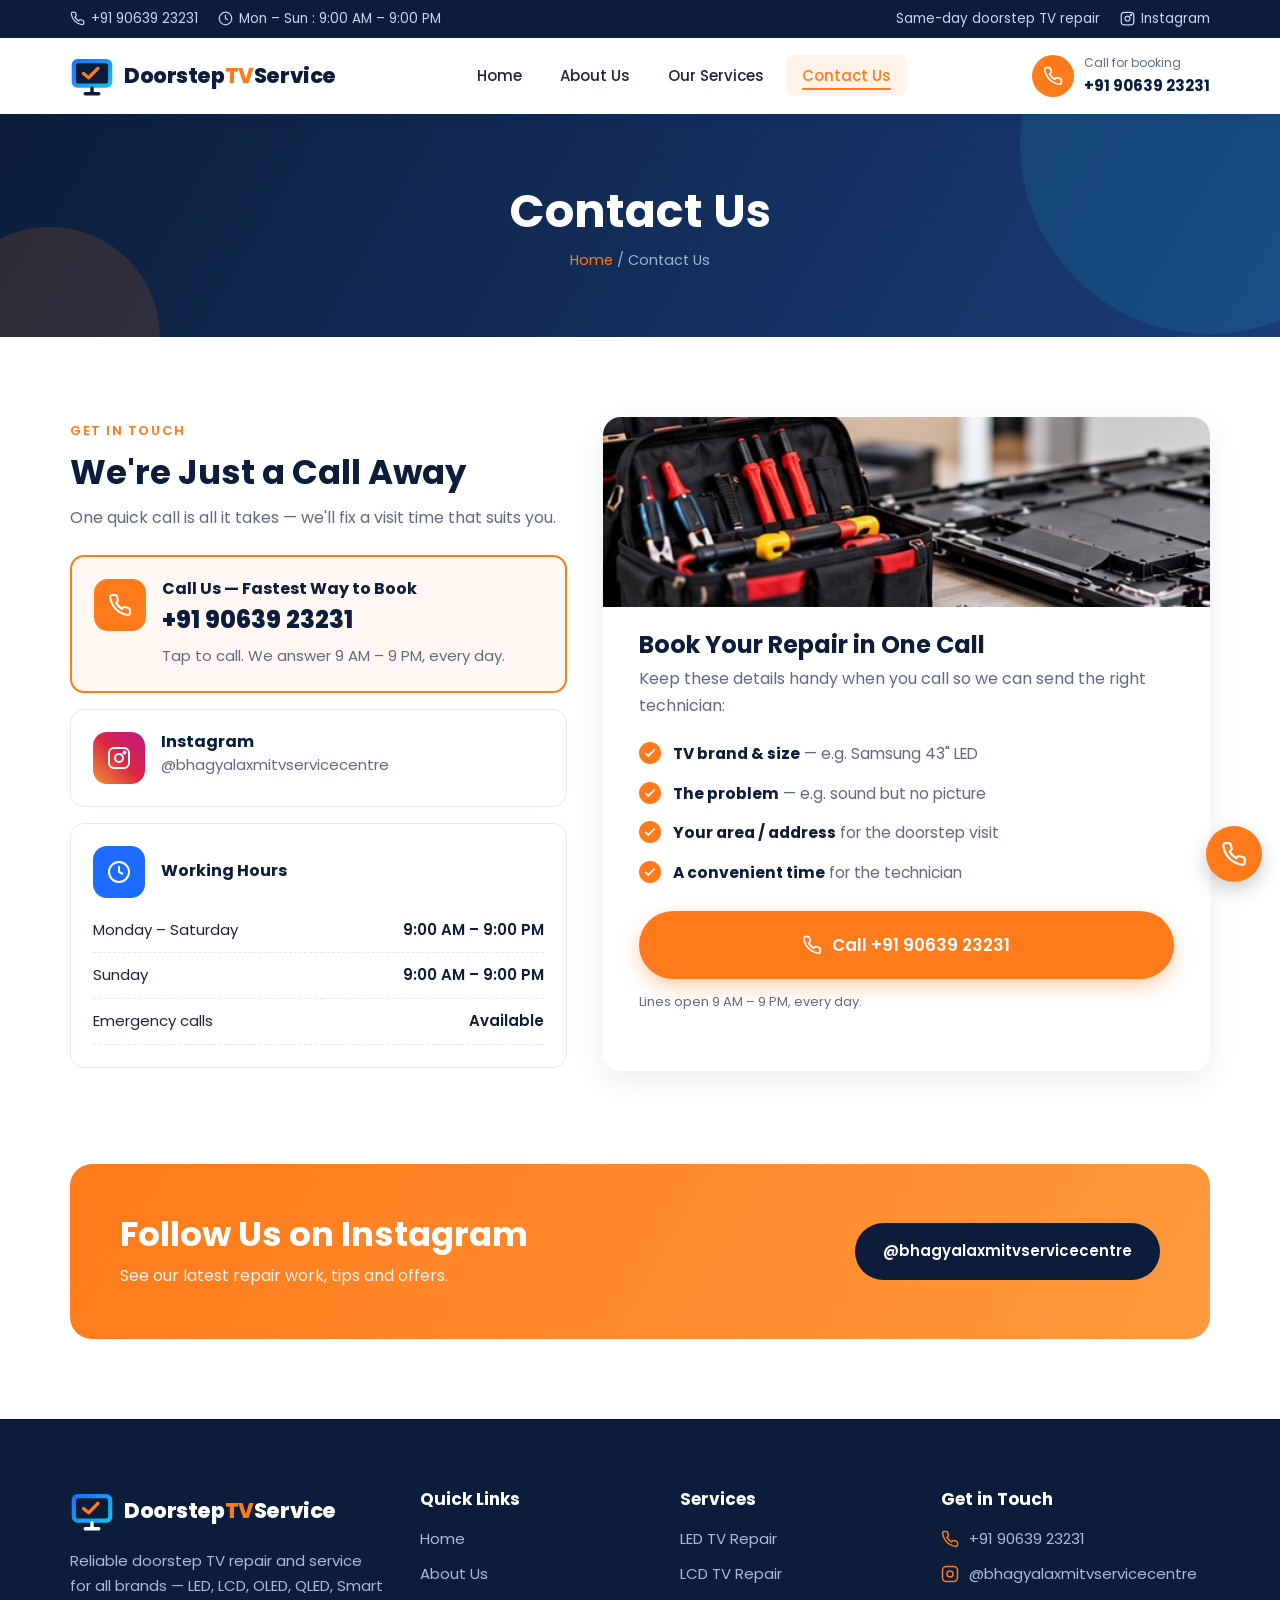
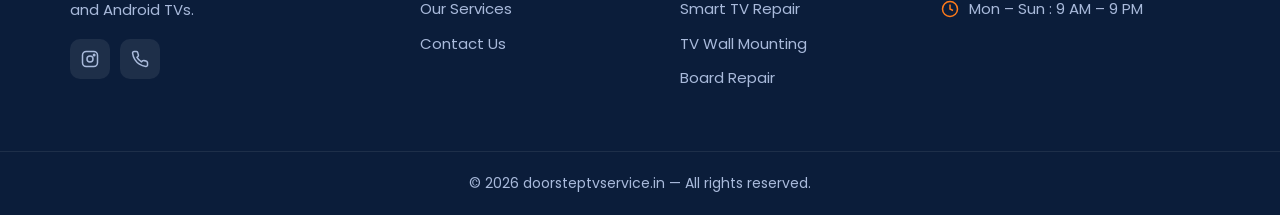
<file: contact.html>
<!DOCTYPE html>
<html lang="en">
<head>
  <meta charset="UTF-8">
  <meta name="viewport" content="width=device-width, initial-scale=1.0">
  <title>Contact Us | Book TV Repair | doorsteptvservice.in</title>
  <meta name="description" content="Book a doorstep TV repair. Call +91 90639 23231 or follow us on Instagram @bhagyalaxmitvservicecentre.">
  <link rel="icon" href="images/favicon.svg" type="image/svg+xml">
  <link rel="preconnect" href="https://fonts.googleapis.com">
  <link href="https://fonts.googleapis.com/css2?family=Poppins:wght@400;500;600;700;800&display=swap" rel="stylesheet">
  <link rel="stylesheet" href="css/style.css">
</head>
<body>

<!-- Top bar -->
<div class="topbar">
  <div class="container">
    <div class="tb-left">
      <a href="tel:+919063923231"><svg viewBox="0 0 24 24" fill="none" stroke="currentColor" stroke-width="2"><path d="M22 16.9v3a2 2 0 0 1-2.2 2 19.8 19.8 0 0 1-8.6-3.1 19.5 19.5 0 0 1-6-6A19.8 19.8 0 0 1 2.1 4.2 2 2 0 0 1 4.1 2h3a2 2 0 0 1 2 1.7c.1.9.4 1.8.7 2.7a2 2 0 0 1-.5 2.1L8 9.8a16 16 0 0 0 6 6l1.3-1.3a2 2 0 0 1 2.1-.4c.9.3 1.8.6 2.7.7a2 2 0 0 1 1.7 2z"/></svg>+91 90639 23231</a>
      <span><svg viewBox="0 0 24 24" fill="none" stroke="currentColor" stroke-width="2"><circle cx="12" cy="12" r="10"/><path d="M12 6v6l4 2"/></svg>Mon – Sun : 9:00 AM – 9:00 PM</span>
    </div>
    <div class="tb-right">
      <span>Same-day doorstep TV repair</span>
      <a href="https://www.instagram.com/bhagyalaxmitvservicecentre" target="_blank" rel="noopener"><svg viewBox="0 0 24 24" fill="none" stroke="currentColor" stroke-width="2"><rect x="2" y="2" width="20" height="20" rx="5"/><circle cx="12" cy="12" r="4"/><circle cx="17.5" cy="6.5" r="1" fill="currentColor"/></svg>Instagram</a>
    </div>
  </div>
</div>

<!-- Header -->
<header class="header">
  <div class="container">
    <a href="index.html" class="logo" aria-label="DoorstepTVService home">
      <svg class="logo-mark" viewBox="0 0 52 52"><defs><linearGradient id="lgH" x1="0" y1="0" x2="1" y2="1"><stop offset="0" stop-color="#1e6bff"/><stop offset="1" stop-color="#19c3e6"/></linearGradient></defs><rect x="2" y="6" width="48" height="34" rx="7" fill="url(#lgH)"/><rect x="7" y="11" width="38" height="24" rx="3" fill="#0b1d3a"/><path d="M16 23l6 5 11-11" fill="none" stroke="#ff7a1a" stroke-width="4" stroke-linecap="round" stroke-linejoin="round"/><path d="M18 47h16M26 40v7" stroke="#0b1d3a" stroke-width="4" stroke-linecap="round"/></svg>
      <span class="logo-text">Doorstep<span class="accent">TV</span>Service</span>
    </a>
    <nav class="nav" aria-label="Main">
      <ul>
        <li><a href="index.html">Home</a></li>
        <li><a href="about.html">About Us</a></li>
        <li><a href="services.html">Our Services</a></li>
        <li><a href="contact.html" class="active">Contact Us</a></li>
      </ul>
    </nav>
    <a href="tel:+919063923231" class="header-call">
      <span class="icon"><svg viewBox="0 0 24 24" fill="none" stroke="currentColor" stroke-width="2"><path d="M22 16.9v3a2 2 0 0 1-2.2 2 19.8 19.8 0 0 1-8.6-3.1 19.5 19.5 0 0 1-6-6A19.8 19.8 0 0 1 2.1 4.2 2 2 0 0 1 4.1 2h3a2 2 0 0 1 2 1.7c.1.9.4 1.8.7 2.7a2 2 0 0 1-.5 2.1L8 9.8a16 16 0 0 0 6 6l1.3-1.3a2 2 0 0 1 2.1-.4c.9.3 1.8.6 2.7.7a2 2 0 0 1 1.7 2z"/></svg></span>
      <span class="txt"><small>Call for booking</small><strong>+91 90639 23231</strong></span>
    </a>
    <button class="menu-toggle" aria-label="Open menu" aria-expanded="false"><svg viewBox="0 0 24 24" fill="none" stroke="currentColor" stroke-width="2.2" stroke-linecap="round"><path d="M3 6h18M3 12h18M3 18h18"/></svg></button>
  </div>
</header>
<!-- Page banner -->
<section class="page-banner">
  <div class="container">
    <h1>Contact Us</h1>
    <div class="breadcrumb"><a href="index.html">Home</a> / Contact Us</div>
  </div>
</section>

<section class="section">
  <div class="container contact-grid">
    <div class="reveal">
      <span class="eyebrow">Get in Touch</span>
      <h2 style="font-size:clamp(26px,3.2vw,34px);margin-bottom:12px">We're Just a Call Away</h2>
      <p class="lead" style="margin-bottom:24px">One quick call is all it takes — we'll fix a visit time that suits you.</p>

      <a class="info-card call-card" href="tel:+919063923231">
        <span class="ic ic-orange"><svg viewBox="0 0 24 24" fill="none" stroke="currentColor" stroke-width="2"><path d="M22 16.9v3a2 2 0 0 1-2.2 2 19.8 19.8 0 0 1-8.6-3.1 19.5 19.5 0 0 1-6-6A19.8 19.8 0 0 1 2.1 4.2 2 2 0 0 1 4.1 2h3a2 2 0 0 1 2 1.7c.1.9.4 1.8.7 2.7a2 2 0 0 1-.5 2.1L8 9.8a16 16 0 0 0 6 6l1.3-1.3a2 2 0 0 1 2.1-.4c.9.3 1.8.6 2.7.7a2 2 0 0 1 1.7 2z"/></svg></span>
        <div><h4>Call Us — Fastest Way to Book</h4><p class="big-phone">+91 90639 23231</p><p>Tap to call. We answer 9 AM – 9 PM, every day.</p></div>
      </a>
      <a class="info-card" href="https://www.instagram.com/bhagyalaxmitvservicecentre" target="_blank" rel="noopener">
        <span class="ic ic-insta"><svg viewBox="0 0 24 24" fill="none" stroke="currentColor" stroke-width="2"><rect x="2" y="2" width="20" height="20" rx="5"/><circle cx="12" cy="12" r="4"/><circle cx="17.5" cy="6.5" r="1" fill="currentColor"/></svg></span>
        <div><h4>Instagram</h4><p>@bhagyalaxmitvservicecentre</p></div>
      </a>
      <div class="info-card" style="display:block">
        <div style="display:flex;gap:16px;align-items:center;margin-bottom:10px">
          <span class="ic ic-blue"><svg viewBox="0 0 24 24" fill="none" stroke="currentColor" stroke-width="2"><circle cx="12" cy="12" r="10"/><path d="M12 6v6l4 2"/></svg></span>
          <h4>Working Hours</h4>
        </div>
        <table class="hours">
          <tr><td>Monday – Saturday</td><td>9:00 AM – 9:00 PM</td></tr>
          <tr><td>Sunday</td><td>9:00 AM – 9:00 PM</td></tr>
          <tr><td>Emergency calls</td><td>Available</td></tr>
        </table>
      </div>
    </div>

    <div class="form-card call-box reveal">
      <img class="call-box-photo" src="images/work/repair-toolkit.jpg" alt="Technician's toolkit ready for a doorstep TV repair" width="502" height="246" loading="lazy">
      <h3>Book Your Repair in One Call</h3>
      <p>Keep these details handy when you call so we can send the right technician:</p>
      <ul class="call-checklist">
        <li><svg viewBox="0 0 24 24" fill="none" stroke="currentColor" stroke-width="3"><path d="M20 6L9 17l-5-5"/></svg><span><strong>TV brand &amp; size</strong> — e.g. Samsung 43" LED</span></li>
        <li><svg viewBox="0 0 24 24" fill="none" stroke="currentColor" stroke-width="3"><path d="M20 6L9 17l-5-5"/></svg><span><strong>The problem</strong> — e.g. sound but no picture</span></li>
        <li><svg viewBox="0 0 24 24" fill="none" stroke="currentColor" stroke-width="3"><path d="M20 6L9 17l-5-5"/></svg><span><strong>Your area / address</strong> for the doorstep visit</span></li>
        <li><svg viewBox="0 0 24 24" fill="none" stroke="currentColor" stroke-width="3"><path d="M20 6L9 17l-5-5"/></svg><span><strong>A convenient time</strong> for the technician</span></li>
      </ul>
      <a href="tel:+919063923231" class="btn btn-primary btn-lg call-box-btn"><svg viewBox="0 0 24 24" fill="none" stroke="currentColor" stroke-width="2"><path d="M22 16.9v3a2 2 0 0 1-2.2 2 19.8 19.8 0 0 1-8.6-3.1 19.5 19.5 0 0 1-6-6A19.8 19.8 0 0 1 2.1 4.2 2 2 0 0 1 4.1 2h3a2 2 0 0 1 2 1.7c.1.9.4 1.8.7 2.7a2 2 0 0 1-.5 2.1L8 9.8a16 16 0 0 0 6 6l1.3-1.3a2 2 0 0 1 2.1-.4c.9.3 1.8.6 2.7.7a2 2 0 0 1 1.7 2z"/></svg>Call +91 90639 23231</a>
      <p class="form-note">Lines open 9 AM – 9 PM, every day.</p>
    </div>
  </div>
</section>

<!-- CTA -->
<section class="section" style="padding-top:0">
  <div class="container">
    <div class="cta reveal">
      <div>
        <h2>Follow Us on Instagram</h2>
        <p>See our latest repair work, tips and offers.</p>
      </div>
      <a href="https://www.instagram.com/bhagyalaxmitvservicecentre" target="_blank" rel="noopener" class="btn btn-dark">@bhagyalaxmitvservicecentre</a>
    </div>
  </div>
</section>

<!-- Footer -->
<footer class="footer">
  <div class="container footer-grid">
    <div>
      <a href="index.html" class="logo">
        <svg class="logo-mark" viewBox="0 0 52 52"><defs><linearGradient id="lgF" x1="0" y1="0" x2="1" y2="1"><stop offset="0" stop-color="#1e6bff"/><stop offset="1" stop-color="#19c3e6"/></linearGradient></defs><rect x="2" y="6" width="48" height="34" rx="7" fill="url(#lgF)"/><rect x="7" y="11" width="38" height="24" rx="3" fill="#0b1d3a"/><path d="M16 23l6 5 11-11" fill="none" stroke="#ff7a1a" stroke-width="4" stroke-linecap="round" stroke-linejoin="round"/><path d="M18 47h16M26 40v7" stroke="#fff" stroke-width="4" stroke-linecap="round"/></svg>
        <span class="logo-text">Doorstep<span class="accent">TV</span>Service</span>
      </a>
      <p>Reliable doorstep TV repair and service for all brands — LED, LCD, OLED, QLED, Smart and Android TVs.</p>
      <div class="socials">
        <a href="https://www.instagram.com/bhagyalaxmitvservicecentre" target="_blank" rel="noopener" aria-label="Instagram"><svg viewBox="0 0 24 24" fill="none" stroke="currentColor" stroke-width="2"><rect x="2" y="2" width="20" height="20" rx="5"/><circle cx="12" cy="12" r="4"/><circle cx="17.5" cy="6.5" r="1" fill="currentColor"/></svg></a>
        <a href="tel:+919063923231" aria-label="Call"><svg viewBox="0 0 24 24" fill="none" stroke="currentColor" stroke-width="2"><path d="M22 16.9v3a2 2 0 0 1-2.2 2 19.8 19.8 0 0 1-8.6-3.1 19.5 19.5 0 0 1-6-6A19.8 19.8 0 0 1 2.1 4.2 2 2 0 0 1 4.1 2h3a2 2 0 0 1 2 1.7c.1.9.4 1.8.7 2.7a2 2 0 0 1-.5 2.1L8 9.8a16 16 0 0 0 6 6l1.3-1.3a2 2 0 0 1 2.1-.4c.9.3 1.8.6 2.7.7a2 2 0 0 1 1.7 2z"/></svg></a>
      </div>
    </div>
    <div>
      <h4>Quick Links</h4>
      <ul>
        <li><a href="index.html">Home</a></li>
        <li><a href="about.html">About Us</a></li>
        <li><a href="services.html">Our Services</a></li>
        <li><a href="contact.html">Contact Us</a></li>
      </ul>
    </div>
    <div>
      <h4>Services</h4>
      <ul>
        <li><a href="services.html">LED TV Repair</a></li>
        <li><a href="services.html">LCD TV Repair</a></li>
        <li><a href="services.html">Smart TV Repair</a></li>
        <li><a href="services.html">TV Wall Mounting</a></li>
        <li><a href="services.html">Board Repair</a></li>
      </ul>
    </div>
    <div>
      <h4>Get in Touch</h4>
      <ul>
        <li class="contact-li"><svg viewBox="0 0 24 24" fill="none" stroke="currentColor" stroke-width="2"><path d="M22 16.9v3a2 2 0 0 1-2.2 2 19.8 19.8 0 0 1-8.6-3.1 19.5 19.5 0 0 1-6-6A19.8 19.8 0 0 1 2.1 4.2 2 2 0 0 1 4.1 2h3a2 2 0 0 1 2 1.7c.1.9.4 1.8.7 2.7a2 2 0 0 1-.5 2.1L8 9.8a16 16 0 0 0 6 6l1.3-1.3a2 2 0 0 1 2.1-.4c.9.3 1.8.6 2.7.7a2 2 0 0 1 1.7 2z"/></svg><a href="tel:+919063923231">+91 90639 23231</a></li>
        <li class="contact-li"><svg viewBox="0 0 24 24" fill="none" stroke="currentColor" stroke-width="2"><rect x="2" y="2" width="20" height="20" rx="5"/><circle cx="12" cy="12" r="4"/></svg><a href="https://www.instagram.com/bhagyalaxmitvservicecentre" target="_blank" rel="noopener">@bhagyalaxmitvservicecentre</a></li>
        <li class="contact-li"><svg viewBox="0 0 24 24" fill="none" stroke="currentColor" stroke-width="2"><circle cx="12" cy="12" r="10"/><path d="M12 6v6l4 2"/></svg><span>Mon – Sun : 9 AM – 9 PM</span></li>
      </ul>
    </div>
  </div>
  <div class="footer-bottom">© <span class="year">2026</span> doorsteptvservice.in — All rights reserved.</div>
</footer>

<!-- Mobile call bar -->
<a href="tel:+919063923231" class="call-bar" aria-label="Call +91 90639 23231"><svg viewBox="0 0 24 24" fill="none" stroke="currentColor" stroke-width="2"><path d="M22 16.9v3a2 2 0 0 1-2.2 2 19.8 19.8 0 0 1-8.6-3.1 19.5 19.5 0 0 1-6-6A19.8 19.8 0 0 1 2.1 4.2 2 2 0 0 1 4.1 2h3a2 2 0 0 1 2 1.7c.1.9.4 1.8.7 2.7a2 2 0 0 1-.5 2.1L8 9.8a16 16 0 0 0 6 6l1.3-1.3a2 2 0 0 1 2.1-.4c.9.3 1.8.6 2.7.7a2 2 0 0 1 1.7 2z"/></svg><span>Call Now &nbsp;·&nbsp; +91 90639 23231</span></a>

<!-- Floating buttons -->
<div class="floating">
  <a href="tel:+919063923231" class="f-call" aria-label="Call now"><svg viewBox="0 0 24 24" fill="none" stroke="currentColor" stroke-width="2"><path d="M22 16.9v3a2 2 0 0 1-2.2 2 19.8 19.8 0 0 1-8.6-3.1 19.5 19.5 0 0 1-6-6A19.8 19.8 0 0 1 2.1 4.2 2 2 0 0 1 4.1 2h3a2 2 0 0 1 2 1.7c.1.9.4 1.8.7 2.7a2 2 0 0 1-.5 2.1L8 9.8a16 16 0 0 0 6 6l1.3-1.3a2 2 0 0 1 2.1-.4c.9.3 1.8.6 2.7.7a2 2 0 0 1 1.7 2z"/></svg></a>
</div>

<script src="js/main.js"></script>
</body>
</html>
</file>
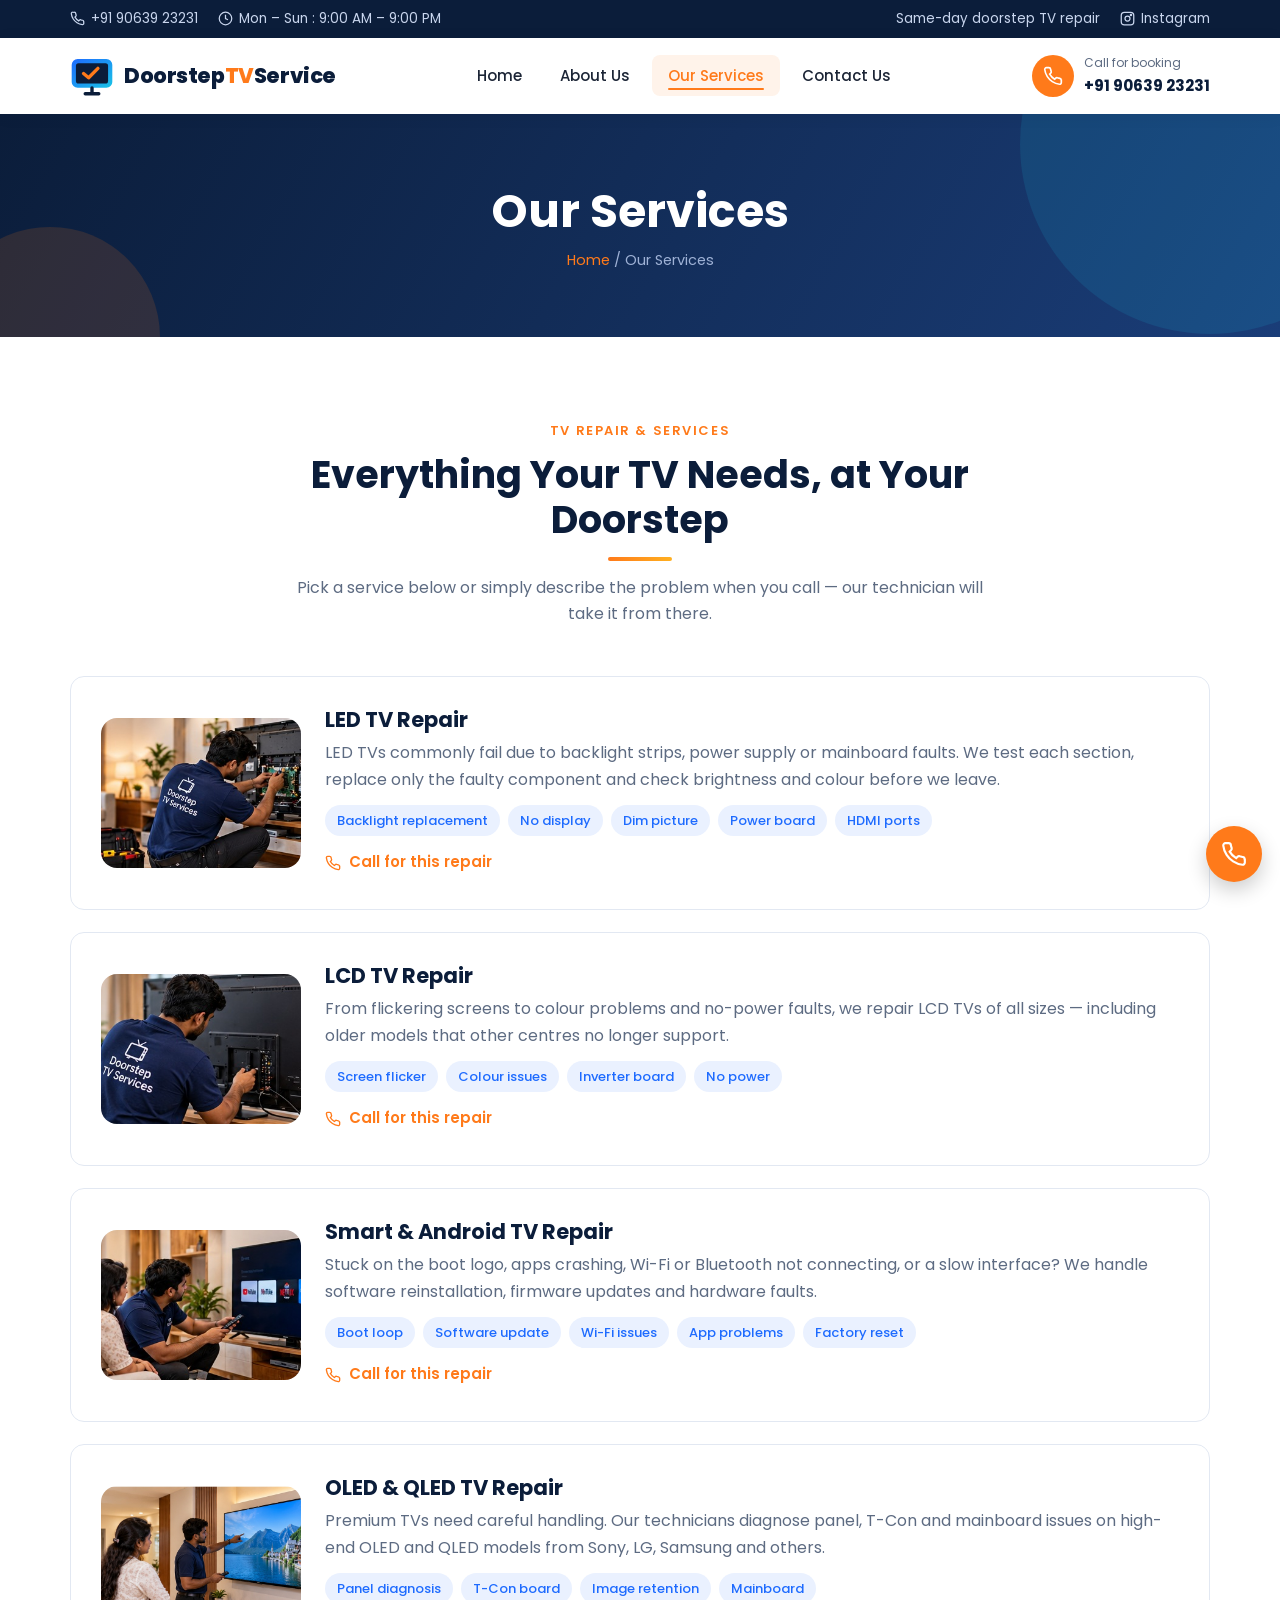
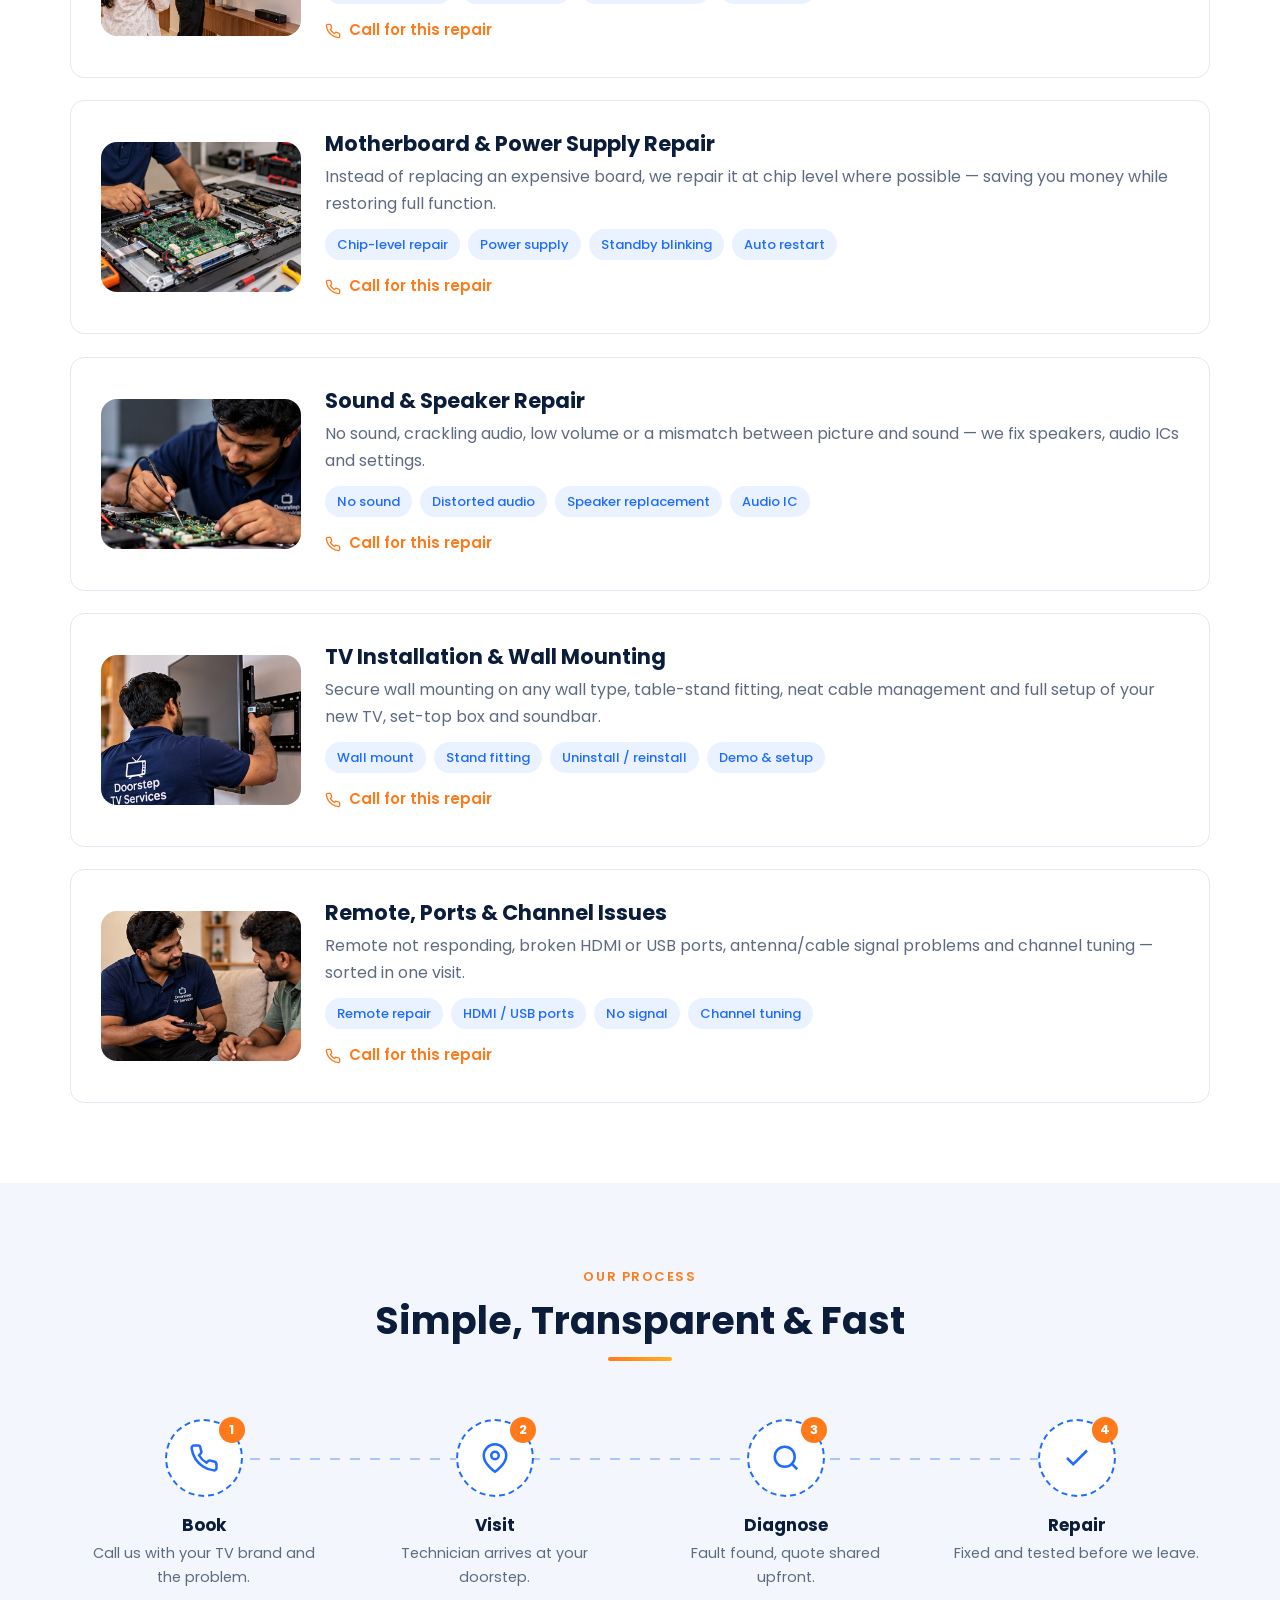
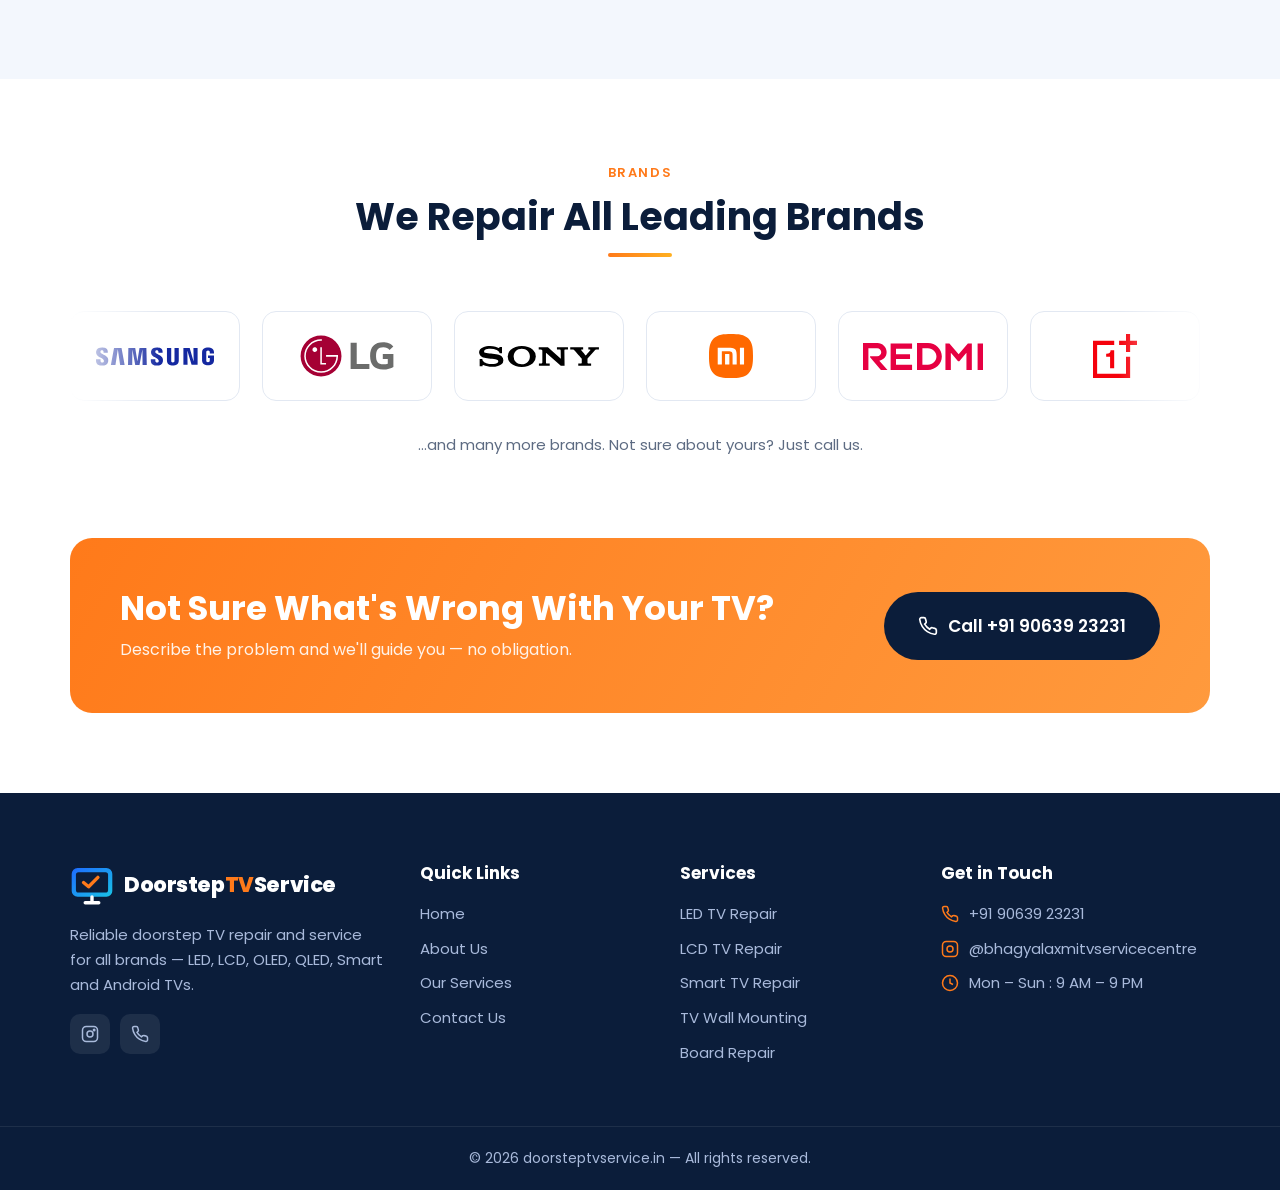
<file: services.html>
<!DOCTYPE html>
<html lang="en">
<head>
  <meta charset="UTF-8">
  <meta name="viewport" content="width=device-width, initial-scale=1.0">
  <title>Our Services | TV Repair &amp; Installation | doorsteptvservice.in</title>
  <meta name="description" content="LED, LCD, Smart, Android, OLED and QLED TV repair, motherboard and power supply repair, sound fixes and wall mounting – all at your doorstep.">
  <link rel="icon" href="images/favicon.svg" type="image/svg+xml">
  <link rel="preconnect" href="https://fonts.googleapis.com">
  <link href="https://fonts.googleapis.com/css2?family=Poppins:wght@400;500;600;700;800&display=swap" rel="stylesheet">
  <link rel="stylesheet" href="css/style.css">
</head>
<body>

<!-- Top bar -->
<div class="topbar">
  <div class="container">
    <div class="tb-left">
      <a href="tel:+919063923231"><svg viewBox="0 0 24 24" fill="none" stroke="currentColor" stroke-width="2"><path d="M22 16.9v3a2 2 0 0 1-2.2 2 19.8 19.8 0 0 1-8.6-3.1 19.5 19.5 0 0 1-6-6A19.8 19.8 0 0 1 2.1 4.2 2 2 0 0 1 4.1 2h3a2 2 0 0 1 2 1.7c.1.9.4 1.8.7 2.7a2 2 0 0 1-.5 2.1L8 9.8a16 16 0 0 0 6 6l1.3-1.3a2 2 0 0 1 2.1-.4c.9.3 1.8.6 2.7.7a2 2 0 0 1 1.7 2z"/></svg>+91 90639 23231</a>
      <span><svg viewBox="0 0 24 24" fill="none" stroke="currentColor" stroke-width="2"><circle cx="12" cy="12" r="10"/><path d="M12 6v6l4 2"/></svg>Mon – Sun : 9:00 AM – 9:00 PM</span>
    </div>
    <div class="tb-right">
      <span>Same-day doorstep TV repair</span>
      <a href="https://www.instagram.com/bhagyalaxmitvservicecentre" target="_blank" rel="noopener"><svg viewBox="0 0 24 24" fill="none" stroke="currentColor" stroke-width="2"><rect x="2" y="2" width="20" height="20" rx="5"/><circle cx="12" cy="12" r="4"/><circle cx="17.5" cy="6.5" r="1" fill="currentColor"/></svg>Instagram</a>
    </div>
  </div>
</div>

<!-- Header -->
<header class="header">
  <div class="container">
    <a href="index.html" class="logo" aria-label="DoorstepTVService home">
      <svg class="logo-mark" viewBox="0 0 52 52"><defs><linearGradient id="lgH" x1="0" y1="0" x2="1" y2="1"><stop offset="0" stop-color="#1e6bff"/><stop offset="1" stop-color="#19c3e6"/></linearGradient></defs><rect x="2" y="6" width="48" height="34" rx="7" fill="url(#lgH)"/><rect x="7" y="11" width="38" height="24" rx="3" fill="#0b1d3a"/><path d="M16 23l6 5 11-11" fill="none" stroke="#ff7a1a" stroke-width="4" stroke-linecap="round" stroke-linejoin="round"/><path d="M18 47h16M26 40v7" stroke="#0b1d3a" stroke-width="4" stroke-linecap="round"/></svg>
      <span class="logo-text">Doorstep<span class="accent">TV</span>Service</span>
    </a>
    <nav class="nav" aria-label="Main">
      <ul>
        <li><a href="index.html">Home</a></li>
        <li><a href="about.html">About Us</a></li>
        <li><a href="services.html" class="active">Our Services</a></li>
        <li><a href="contact.html">Contact Us</a></li>
      </ul>
    </nav>
    <a href="tel:+919063923231" class="header-call">
      <span class="icon"><svg viewBox="0 0 24 24" fill="none" stroke="currentColor" stroke-width="2"><path d="M22 16.9v3a2 2 0 0 1-2.2 2 19.8 19.8 0 0 1-8.6-3.1 19.5 19.5 0 0 1-6-6A19.8 19.8 0 0 1 2.1 4.2 2 2 0 0 1 4.1 2h3a2 2 0 0 1 2 1.7c.1.9.4 1.8.7 2.7a2 2 0 0 1-.5 2.1L8 9.8a16 16 0 0 0 6 6l1.3-1.3a2 2 0 0 1 2.1-.4c.9.3 1.8.6 2.7.7a2 2 0 0 1 1.7 2z"/></svg></span>
      <span class="txt"><small>Call for booking</small><strong>+91 90639 23231</strong></span>
    </a>
    <button class="menu-toggle" aria-label="Open menu" aria-expanded="false"><svg viewBox="0 0 24 24" fill="none" stroke="currentColor" stroke-width="2.2" stroke-linecap="round"><path d="M3 6h18M3 12h18M3 18h18"/></svg></button>
  </div>
</header>
<!-- Page banner -->
<section class="page-banner">
  <div class="container">
    <h1>Our Services</h1>
    <div class="breadcrumb"><a href="index.html">Home</a> / Our Services</div>
  </div>
</section>

<!-- Service list -->
<section class="section">
  <div class="container">
    <div class="section-head reveal">
      <span class="eyebrow">TV Repair &amp; Services</span>
      <h2>Everything Your TV Needs, at Your Doorstep</h2>
      <p>Pick a service below or simply describe the problem when you call — our technician will take it from there.</p>
    </div>
    <div class="svc-list">
      <div class="svc-row reveal">
        <img class="svc-photo" src="images/work/home-tv-repair.jpg" alt="Technician repairing an LED TV at home" loading="lazy">
        <div><h3>LED TV Repair</h3><p>LED TVs commonly fail due to backlight strips, power supply or mainboard faults. We test each section, replace only the faulty component and check brightness and colour before we leave.</p>
        <div class="tags"><span>Backlight replacement</span><span>No display</span><span>Dim picture</span><span>Power board</span><span>HDMI ports</span></div><a href="tel:+919063923231" class="svc-call"><svg viewBox="0 0 24 24" fill="none" stroke="currentColor" stroke-width="2"><path d="M22 16.9v3a2 2 0 0 1-2.2 2 19.8 19.8 0 0 1-8.6-3.1 19.5 19.5 0 0 1-6-6A19.8 19.8 0 0 1 2.1 4.2 2 2 0 0 1 4.1 2h3a2 2 0 0 1 2 1.7c.1.9.4 1.8.7 2.7a2 2 0 0 1-.5 2.1L8 9.8a16 16 0 0 0 6 6l1.3-1.3a2 2 0 0 1 2.1-.4c.9.3 1.8.6 2.7.7a2 2 0 0 1 1.7 2z"/></svg>Call for this repair</a></div>
      </div>
      <div class="svc-row reveal">
        <img class="svc-photo" src="images/work/rear-panel-service.jpg" alt="Technician servicing the back panel of a TV" loading="lazy">
        <div><h3>LCD TV Repair</h3><p>From flickering screens to colour problems and no-power faults, we repair LCD TVs of all sizes — including older models that other centres no longer support.</p>
        <div class="tags"><span>Screen flicker</span><span>Colour issues</span><span>Inverter board</span><span>No power</span></div><a href="tel:+919063923231" class="svc-call"><svg viewBox="0 0 24 24" fill="none" stroke="currentColor" stroke-width="2"><path d="M22 16.9v3a2 2 0 0 1-2.2 2 19.8 19.8 0 0 1-8.6-3.1 19.5 19.5 0 0 1-6-6A19.8 19.8 0 0 1 2.1 4.2 2 2 0 0 1 4.1 2h3a2 2 0 0 1 2 1.7c.1.9.4 1.8.7 2.7a2 2 0 0 1-.5 2.1L8 9.8a16 16 0 0 0 6 6l1.3-1.3a2 2 0 0 1 2.1-.4c.9.3 1.8.6 2.7.7a2 2 0 0 1 1.7 2z"/></svg>Call for this repair</a></div>
      </div>
      <div class="svc-row reveal">
        <img class="svc-photo" src="images/work/smart-tv-setup.jpg" alt="Smart TV apps being set up for a customer" loading="lazy">
        <div><h3>Smart &amp; Android TV Repair</h3><p>Stuck on the boot logo, apps crashing, Wi-Fi or Bluetooth not connecting, or a slow interface? We handle software reinstallation, firmware updates and hardware faults.</p>
        <div class="tags"><span>Boot loop</span><span>Software update</span><span>Wi-Fi issues</span><span>App problems</span><span>Factory reset</span></div><a href="tel:+919063923231" class="svc-call"><svg viewBox="0 0 24 24" fill="none" stroke="currentColor" stroke-width="2"><path d="M22 16.9v3a2 2 0 0 1-2.2 2 19.8 19.8 0 0 1-8.6-3.1 19.5 19.5 0 0 1-6-6A19.8 19.8 0 0 1 2.1 4.2 2 2 0 0 1 4.1 2h3a2 2 0 0 1 2 1.7c.1.9.4 1.8.7 2.7a2 2 0 0 1-.5 2.1L8 9.8a16 16 0 0 0 6 6l1.3-1.3a2 2 0 0 1 2.1-.4c.9.3 1.8.6 2.7.7a2 2 0 0 1 1.7 2z"/></svg>Call for this repair</a></div>
      </div>
      <div class="svc-row reveal">
        <img class="svc-photo" src="images/work/customer-tv-testing.jpg" alt="Large wall-mounted TV being checked with the customer" loading="lazy">
        <div><h3>OLED &amp; QLED TV Repair</h3><p>Premium TVs need careful handling. Our technicians diagnose panel, T-Con and mainboard issues on high-end OLED and QLED models from Sony, LG, Samsung and others.</p>
        <div class="tags"><span>Panel diagnosis</span><span>T-Con board</span><span>Image retention</span><span>Mainboard</span></div><a href="tel:+919063923231" class="svc-call"><svg viewBox="0 0 24 24" fill="none" stroke="currentColor" stroke-width="2"><path d="M22 16.9v3a2 2 0 0 1-2.2 2 19.8 19.8 0 0 1-8.6-3.1 19.5 19.5 0 0 1-6-6A19.8 19.8 0 0 1 2.1 4.2 2 2 0 0 1 4.1 2h3a2 2 0 0 1 2 1.7c.1.9.4 1.8.7 2.7a2 2 0 0 1-.5 2.1L8 9.8a16 16 0 0 0 6 6l1.3-1.3a2 2 0 0 1 2.1-.4c.9.3 1.8.6 2.7.7a2 2 0 0 1 1.7 2z"/></svg>Call for this repair</a></div>
      </div>
      <div class="svc-row reveal">
        <img class="svc-photo" src="images/work/open-tv-circuit-repair.jpg" alt="Mainboard repair inside an opened TV" loading="lazy">
        <div><h3>Motherboard &amp; Power Supply Repair</h3><p>Instead of replacing an expensive board, we repair it at chip level where possible — saving you money while restoring full function.</p>
        <div class="tags"><span>Chip-level repair</span><span>Power supply</span><span>Standby blinking</span><span>Auto restart</span></div><a href="tel:+919063923231" class="svc-call"><svg viewBox="0 0 24 24" fill="none" stroke="currentColor" stroke-width="2"><path d="M22 16.9v3a2 2 0 0 1-2.2 2 19.8 19.8 0 0 1-8.6-3.1 19.5 19.5 0 0 1-6-6A19.8 19.8 0 0 1 2.1 4.2 2 2 0 0 1 4.1 2h3a2 2 0 0 1 2 1.7c.1.9.4 1.8.7 2.7a2 2 0 0 1-.5 2.1L8 9.8a16 16 0 0 0 6 6l1.3-1.3a2 2 0 0 1 2.1-.4c.9.3 1.8.6 2.7.7a2 2 0 0 1 1.7 2z"/></svg>Call for this repair</a></div>
      </div>
      <div class="svc-row reveal">
        <img class="svc-photo" src="images/work/precision-circuit-repair.jpg" alt="Technician soldering a TV audio circuit" loading="lazy">
        <div><h3>Sound &amp; Speaker Repair</h3><p>No sound, crackling audio, low volume or a mismatch between picture and sound — we fix speakers, audio ICs and settings.</p>
        <div class="tags"><span>No sound</span><span>Distorted audio</span><span>Speaker replacement</span><span>Audio IC</span></div><a href="tel:+919063923231" class="svc-call"><svg viewBox="0 0 24 24" fill="none" stroke="currentColor" stroke-width="2"><path d="M22 16.9v3a2 2 0 0 1-2.2 2 19.8 19.8 0 0 1-8.6-3.1 19.5 19.5 0 0 1-6-6A19.8 19.8 0 0 1 2.1 4.2 2 2 0 0 1 4.1 2h3a2 2 0 0 1 2 1.7c.1.9.4 1.8.7 2.7a2 2 0 0 1-.5 2.1L8 9.8a16 16 0 0 0 6 6l1.3-1.3a2 2 0 0 1 2.1-.4c.9.3 1.8.6 2.7.7a2 2 0 0 1 1.7 2z"/></svg>Call for this repair</a></div>
      </div>
      <div class="svc-row reveal">
        <img class="svc-photo" src="images/work/wall-mounting.jpg" alt="Technician installing a TV wall mount" loading="lazy">
        <div><h3>TV Installation &amp; Wall Mounting</h3><p>Secure wall mounting on any wall type, table-stand fitting, neat cable management and full setup of your new TV, set-top box and soundbar.</p>
        <div class="tags"><span>Wall mount</span><span>Stand fitting</span><span>Uninstall / reinstall</span><span>Demo &amp; setup</span></div><a href="tel:+919063923231" class="svc-call"><svg viewBox="0 0 24 24" fill="none" stroke="currentColor" stroke-width="2"><path d="M22 16.9v3a2 2 0 0 1-2.2 2 19.8 19.8 0 0 1-8.6-3.1 19.5 19.5 0 0 1-6-6A19.8 19.8 0 0 1 2.1 4.2 2 2 0 0 1 4.1 2h3a2 2 0 0 1 2 1.7c.1.9.4 1.8.7 2.7a2 2 0 0 1-.5 2.1L8 9.8a16 16 0 0 0 6 6l1.3-1.3a2 2 0 0 1 2.1-.4c.9.3 1.8.6 2.7.7a2 2 0 0 1 1.7 2z"/></svg>Call for this repair</a></div>
      </div>
      <div class="svc-row reveal">
        <img class="svc-photo" src="images/work/customer-consultation.jpg" alt="Technician checking a customer's TV remote" loading="lazy">
        <div><h3>Remote, Ports &amp; Channel Issues</h3><p>Remote not responding, broken HDMI or USB ports, antenna/cable signal problems and channel tuning — sorted in one visit.</p>
        <div class="tags"><span>Remote repair</span><span>HDMI / USB ports</span><span>No signal</span><span>Channel tuning</span></div><a href="tel:+919063923231" class="svc-call"><svg viewBox="0 0 24 24" fill="none" stroke="currentColor" stroke-width="2"><path d="M22 16.9v3a2 2 0 0 1-2.2 2 19.8 19.8 0 0 1-8.6-3.1 19.5 19.5 0 0 1-6-6A19.8 19.8 0 0 1 2.1 4.2 2 2 0 0 1 4.1 2h3a2 2 0 0 1 2 1.7c.1.9.4 1.8.7 2.7a2 2 0 0 1-.5 2.1L8 9.8a16 16 0 0 0 6 6l1.3-1.3a2 2 0 0 1 2.1-.4c.9.3 1.8.6 2.7.7a2 2 0 0 1 1.7 2z"/></svg>Call for this repair</a></div>
      </div>
    </div>
  </div>
</section>

<!-- Process -->
<section class="section section-soft">
  <div class="container">
    <div class="section-head reveal">
      <span class="eyebrow">Our Process</span>
      <h2>Simple, Transparent &amp; Fast</h2>
    </div>
    <div class="steps">
      <div class="step reveal"><div class="circle"><svg viewBox="0 0 24 24" fill="none" stroke="currentColor" stroke-width="2"><path d="M22 16.9v3a2 2 0 0 1-2.2 2 19.8 19.8 0 0 1-8.6-3.1 19.5 19.5 0 0 1-6-6A19.8 19.8 0 0 1 2.1 4.2 2 2 0 0 1 4.1 2h3a2 2 0 0 1 2 1.7c.1.9.4 1.8.7 2.7a2 2 0 0 1-.5 2.1L8 9.8a16 16 0 0 0 6 6l1.3-1.3a2 2 0 0 1 2.1-.4c.9.3 1.8.6 2.7.7a2 2 0 0 1 1.7 2z"/></svg></div><h4>Book</h4><p>Call us with your TV brand and the problem.</p></div>
      <div class="step reveal"><div class="circle"><svg viewBox="0 0 24 24" fill="none" stroke="currentColor" stroke-width="2"><path d="M21 10c0 7-9 13-9 13S3 17 3 10a9 9 0 0 1 18 0z"/><circle cx="12" cy="10" r="3"/></svg></div><h4>Visit</h4><p>Technician arrives at your doorstep.</p></div>
      <div class="step reveal"><div class="circle"><svg viewBox="0 0 24 24" fill="none" stroke="currentColor" stroke-width="2"><circle cx="11" cy="11" r="8"/><path d="M21 21l-4.3-4.3"/></svg></div><h4>Diagnose</h4><p>Fault found, quote shared upfront.</p></div>
      <div class="step reveal"><div class="circle"><svg viewBox="0 0 24 24" fill="none" stroke="currentColor" stroke-width="2"><path d="M20 6L9 17l-5-5"/></svg></div><h4>Repair</h4><p>Fixed and tested before we leave.</p></div>
    </div>
  </div>
</section>

<!-- Brands -->
<section class="section">
  <div class="container">
    <div class="section-head reveal">
      <span class="eyebrow">Brands</span>
      <h2>We Repair All Leading Brands</h2>
    </div>
    <div class="logo-marquee reveal" aria-label="TV brands we service">
      <ul class="logo-track">
        <li class="logo-item"><img src="images/brands/samsung.svg" alt="Samsung" title="Samsung"></li>
        <li class="logo-item"><img src="images/brands/lg.svg" alt="LG" title="LG"></li>
        <li class="logo-item"><img src="images/brands/sony.svg" alt="Sony" title="Sony"></li>
        <li class="logo-item"><img src="images/brands/xiaomi.svg" alt="Xiaomi" title="Xiaomi"></li>
        <li class="logo-item"><img src="images/brands/redmi.svg" alt="Redmi" title="Redmi"></li>
        <li class="logo-item"><img src="images/brands/oneplus.svg" alt="OnePlus" title="OnePlus"></li>
        <li class="logo-item"><img src="images/brands/tcl.svg" alt="TCL" title="TCL"></li>
        <li class="logo-item"><img src="images/brands/vu.svg" alt="VU" title="VU"></li>
        <li class="logo-item"><img src="images/brands/panasonic.svg" alt="Panasonic" title="Panasonic"></li>
        <li class="logo-item"><img src="images/brands/philips.svg" alt="Philips" title="Philips"></li>
        <li class="logo-item"><img src="images/brands/toshiba.svg" alt="Toshiba" title="Toshiba"></li>
        <li class="logo-item"><span class="logo-word">iFFALCON</span></li>
        <li class="logo-item"><img src="images/brands/hisense.svg" alt="Hisense" title="Hisense"></li>
        <li class="logo-item"><img src="images/brands/micromax.svg" alt="Micromax" title="Micromax"></li>
        <li class="logo-item"><img src="images/brands/sansui.svg" alt="Sansui" title="Sansui"></li>
        <li class="logo-item"><img src="images/brands/haier.svg" alt="Haier" title="Haier"></li>
        <li class="logo-item"><img src="images/brands/thomson.svg" alt="Thomson" title="Thomson"></li>
        <li class="logo-item"><img src="images/brands/kodak.svg" alt="Kodak" title="Kodak"></li>
        <li class="logo-item"><img src="images/brands/acer.svg" alt="Acer" title="Acer"></li>
      </ul>
    </div>
    <p class="brands-note reveal">…and many more brands. Not sure about yours? Just call us.</p>
  </div>
</section>

<!-- CTA -->
<section class="section" style="padding-top:0">
  <div class="container">
    <div class="cta reveal">
      <div>
        <h2>Not Sure What's Wrong With Your TV?</h2>
        <p>Describe the problem and we'll guide you — no obligation.</p>
      </div>
      <div class="hero-actions">
        <a href="tel:+919063923231" class="btn btn-dark btn-lg"><svg viewBox="0 0 24 24" fill="none" stroke="currentColor" stroke-width="2"><path d="M22 16.9v3a2 2 0 0 1-2.2 2 19.8 19.8 0 0 1-8.6-3.1 19.5 19.5 0 0 1-6-6A19.8 19.8 0 0 1 2.1 4.2 2 2 0 0 1 4.1 2h3a2 2 0 0 1 2 1.7c.1.9.4 1.8.7 2.7a2 2 0 0 1-.5 2.1L8 9.8a16 16 0 0 0 6 6l1.3-1.3a2 2 0 0 1 2.1-.4c.9.3 1.8.6 2.7.7a2 2 0 0 1 1.7 2z"/></svg>Call +91 90639 23231</a>
      </div>
    </div>
  </div>
</section>

<!-- Footer -->
<footer class="footer">
  <div class="container footer-grid">
    <div>
      <a href="index.html" class="logo">
        <svg class="logo-mark" viewBox="0 0 52 52"><defs><linearGradient id="lgF" x1="0" y1="0" x2="1" y2="1"><stop offset="0" stop-color="#1e6bff"/><stop offset="1" stop-color="#19c3e6"/></linearGradient></defs><rect x="2" y="6" width="48" height="34" rx="7" fill="url(#lgF)"/><rect x="7" y="11" width="38" height="24" rx="3" fill="#0b1d3a"/><path d="M16 23l6 5 11-11" fill="none" stroke="#ff7a1a" stroke-width="4" stroke-linecap="round" stroke-linejoin="round"/><path d="M18 47h16M26 40v7" stroke="#fff" stroke-width="4" stroke-linecap="round"/></svg>
        <span class="logo-text">Doorstep<span class="accent">TV</span>Service</span>
      </a>
      <p>Reliable doorstep TV repair and service for all brands — LED, LCD, OLED, QLED, Smart and Android TVs.</p>
      <div class="socials">
        <a href="https://www.instagram.com/bhagyalaxmitvservicecentre" target="_blank" rel="noopener" aria-label="Instagram"><svg viewBox="0 0 24 24" fill="none" stroke="currentColor" stroke-width="2"><rect x="2" y="2" width="20" height="20" rx="5"/><circle cx="12" cy="12" r="4"/><circle cx="17.5" cy="6.5" r="1" fill="currentColor"/></svg></a>
        <a href="tel:+919063923231" aria-label="Call"><svg viewBox="0 0 24 24" fill="none" stroke="currentColor" stroke-width="2"><path d="M22 16.9v3a2 2 0 0 1-2.2 2 19.8 19.8 0 0 1-8.6-3.1 19.5 19.5 0 0 1-6-6A19.8 19.8 0 0 1 2.1 4.2 2 2 0 0 1 4.1 2h3a2 2 0 0 1 2 1.7c.1.9.4 1.8.7 2.7a2 2 0 0 1-.5 2.1L8 9.8a16 16 0 0 0 6 6l1.3-1.3a2 2 0 0 1 2.1-.4c.9.3 1.8.6 2.7.7a2 2 0 0 1 1.7 2z"/></svg></a>
      </div>
    </div>
    <div>
      <h4>Quick Links</h4>
      <ul>
        <li><a href="index.html">Home</a></li>
        <li><a href="about.html">About Us</a></li>
        <li><a href="services.html">Our Services</a></li>
        <li><a href="contact.html">Contact Us</a></li>
      </ul>
    </div>
    <div>
      <h4>Services</h4>
      <ul>
        <li><a href="services.html">LED TV Repair</a></li>
        <li><a href="services.html">LCD TV Repair</a></li>
        <li><a href="services.html">Smart TV Repair</a></li>
        <li><a href="services.html">TV Wall Mounting</a></li>
        <li><a href="services.html">Board Repair</a></li>
      </ul>
    </div>
    <div>
      <h4>Get in Touch</h4>
      <ul>
        <li class="contact-li"><svg viewBox="0 0 24 24" fill="none" stroke="currentColor" stroke-width="2"><path d="M22 16.9v3a2 2 0 0 1-2.2 2 19.8 19.8 0 0 1-8.6-3.1 19.5 19.5 0 0 1-6-6A19.8 19.8 0 0 1 2.1 4.2 2 2 0 0 1 4.1 2h3a2 2 0 0 1 2 1.7c.1.9.4 1.8.7 2.7a2 2 0 0 1-.5 2.1L8 9.8a16 16 0 0 0 6 6l1.3-1.3a2 2 0 0 1 2.1-.4c.9.3 1.8.6 2.7.7a2 2 0 0 1 1.7 2z"/></svg><a href="tel:+919063923231">+91 90639 23231</a></li>
        <li class="contact-li"><svg viewBox="0 0 24 24" fill="none" stroke="currentColor" stroke-width="2"><rect x="2" y="2" width="20" height="20" rx="5"/><circle cx="12" cy="12" r="4"/></svg><a href="https://www.instagram.com/bhagyalaxmitvservicecentre" target="_blank" rel="noopener">@bhagyalaxmitvservicecentre</a></li>
        <li class="contact-li"><svg viewBox="0 0 24 24" fill="none" stroke="currentColor" stroke-width="2"><circle cx="12" cy="12" r="10"/><path d="M12 6v6l4 2"/></svg><span>Mon – Sun : 9 AM – 9 PM</span></li>
      </ul>
    </div>
  </div>
  <div class="footer-bottom">© <span class="year">2026</span> doorsteptvservice.in — All rights reserved.</div>
</footer>

<!-- Mobile call bar -->
<a href="tel:+919063923231" class="call-bar" aria-label="Call +91 90639 23231"><svg viewBox="0 0 24 24" fill="none" stroke="currentColor" stroke-width="2"><path d="M22 16.9v3a2 2 0 0 1-2.2 2 19.8 19.8 0 0 1-8.6-3.1 19.5 19.5 0 0 1-6-6A19.8 19.8 0 0 1 2.1 4.2 2 2 0 0 1 4.1 2h3a2 2 0 0 1 2 1.7c.1.9.4 1.8.7 2.7a2 2 0 0 1-.5 2.1L8 9.8a16 16 0 0 0 6 6l1.3-1.3a2 2 0 0 1 2.1-.4c.9.3 1.8.6 2.7.7a2 2 0 0 1 1.7 2z"/></svg><span>Call Now &nbsp;·&nbsp; +91 90639 23231</span></a>

<!-- Floating buttons -->
<div class="floating">
  <a href="tel:+919063923231" class="f-call" aria-label="Call now"><svg viewBox="0 0 24 24" fill="none" stroke="currentColor" stroke-width="2"><path d="M22 16.9v3a2 2 0 0 1-2.2 2 19.8 19.8 0 0 1-8.6-3.1 19.5 19.5 0 0 1-6-6A19.8 19.8 0 0 1 2.1 4.2 2 2 0 0 1 4.1 2h3a2 2 0 0 1 2 1.7c.1.9.4 1.8.7 2.7a2 2 0 0 1-.5 2.1L8 9.8a16 16 0 0 0 6 6l1.3-1.3a2 2 0 0 1 2.1-.4c.9.3 1.8.6 2.7.7a2 2 0 0 1 1.7 2z"/></svg></a>
</div>

<script src="js/main.js"></script>
</body>
</html>
</file>
<file: css/style.css>
/* doorsteptvservice.in — main stylesheet */
:root {
  --navy: #0b1d3a;
  --navy-2: #13294f;
  --blue: #1e6bff;
  --cyan: #19c3e6;
  --orange: #ff7a1a;
  --orange-dark: #e8650a;
  --text: #1c2536;
  --muted: #5d6b82;
  --bg: #ffffff;
  --bg-soft: #f3f7fd;
  --line: #e2e8f2;
  --radius: 14px;
  --shadow: 0 10px 30px rgba(11, 29, 58, .08);
  --max: 1180px;
}

* { box-sizing: border-box; margin: 0; padding: 0; }
html { scroll-behavior: smooth; }
body {
  font-family: "Poppins", system-ui, -apple-system, "Segoe UI", Roboto, sans-serif;
  color: var(--text);
  background: var(--bg);
  line-height: 1.65;
  font-size: 16px;
}
img, svg { max-width: 100%; display: block; }
a { color: inherit; text-decoration: none; }
ul { list-style: none; }
h1, h2, h3, h4 { line-height: 1.2; color: var(--navy); font-weight: 700; }
.container { width: 100%; max-width: var(--max); margin: 0 auto; padding: 0 20px; }
.section { padding: 80px 0; }
.section-soft { background: var(--bg-soft); }
.eyebrow {
  display: inline-block; font-size: 13px; font-weight: 600; letter-spacing: .12em;
  text-transform: uppercase; color: var(--orange); margin-bottom: 10px;
}
.section-head { text-align: center; max-width: 720px; margin: 0 auto 48px; }
.section-head h2 { font-size: clamp(26px, 3.4vw, 38px); margin-bottom: 14px; }
.section-head p { color: var(--muted); }

/* Buttons */
.btn {
  display: inline-flex; align-items: center; gap: 10px; padding: 14px 26px;
  border-radius: 50px; font-weight: 600; font-size: 15px; transition: .25s; border: 2px solid transparent;
  cursor: pointer; font-family: inherit;
}
.btn svg { width: 18px; height: 18px; }
.btn-primary { background: var(--orange); color: #fff; box-shadow: 0 8px 20px rgba(255, 122, 26, .35); }
.btn-primary:hover { background: var(--orange-dark); transform: translateY(-2px); }
.btn-outline { border-color: rgba(255,255,255,.6); color: #fff; }
.btn-outline:hover { background: #fff; color: var(--navy); }
.btn-dark { background: var(--navy); color: #fff; }
.btn-dark:hover { background: var(--blue); }

/* Top bar */
.topbar { background: var(--navy); color: #c9d6ee; font-size: 13.5px; }
.topbar .container { display: flex; justify-content: space-between; align-items: center; padding-top: 8px; padding-bottom: 8px; gap: 12px; flex-wrap: wrap; }
.topbar a:hover { color: #fff; }
.topbar .tb-left, .topbar .tb-right { display: flex; gap: 20px; align-items: center; flex-wrap: wrap; }
.topbar svg { width: 15px; height: 15px; display: inline-block; vertical-align: -3px; margin-right: 6px; }

/* Header */
.header { position: sticky; top: 0; z-index: 50; background: #fff; box-shadow: 0 2px 16px rgba(11,29,58,.06); }
.header .container { display: flex; align-items: center; justify-content: space-between; height: 76px; }
.logo { display: flex; align-items: center; gap: 10px; }
.logo-mark { width: 44px; height: 44px; flex-shrink: 0; }
.logo-text { font-weight: 800; font-size: 21px; letter-spacing: -.02em; color: var(--navy); }
.logo-text .accent { color: var(--orange); }
.logo-text .tld { color: var(--blue); }
.nav ul { display: flex; gap: 6px; align-items: center; }
.nav a { padding: 10px 16px; border-radius: 8px; font-weight: 500; font-size: 15px; transition: .2s; }
.nav a:hover, .nav a.active { color: var(--orange); background: #fff3ea; }
.header-call { display: flex; align-items: center; gap: 10px; }
.header-call .icon { width: 42px; height: 42px; border-radius: 50%; background: #fff3ea; color: var(--orange); display: grid; place-items: center; }
.header-call .icon svg { width: 20px; height: 20px; }
.header-call small { display: block; font-size: 12px; color: var(--muted); }
.header-call strong { font-size: 15.5px; color: var(--navy); }
.menu-toggle { display: none; background: none; border: 0; width: 42px; height: 42px; cursor: pointer; color: var(--navy); }
.menu-toggle svg { width: 28px; height: 28px; }

/* Hero */
.hero {
  position: relative; color: #fff; overflow: hidden;
  background: radial-gradient(circle at 85% 20%, rgba(25,195,230,.25), transparent 45%),
              linear-gradient(120deg, var(--navy) 0%, var(--navy-2) 55%, #1a3d78 100%);
}
.hero .container { display: grid; grid-template-columns: 1.1fr .9fr; gap: 50px; align-items: center; padding-top: 80px; padding-bottom: 90px; }
.hero h1 { color: #fff; font-size: clamp(30px, 4.6vw, 52px); margin-bottom: 20px; }
.hero h1 span { color: var(--orange); }
.hero p { color: #c9d6ee; font-size: 17px; margin-bottom: 30px; max-width: 580px; }
.hero-badge { display: inline-flex; align-items: center; gap: 8px; background: rgba(255,255,255,.1); border: 1px solid rgba(255,255,255,.18); padding: 7px 16px; border-radius: 50px; font-size: 13.5px; margin-bottom: 22px; }
.hero-badge .dot { width: 8px; height: 8px; border-radius: 50%; background: #2ee57a; box-shadow: 0 0 0 4px rgba(46,229,122,.25); }
.hero-actions { display: flex; gap: 14px; flex-wrap: wrap; }
.hero-stats { display: flex; gap: 36px; margin-top: 42px; flex-wrap: wrap; }
.hero-stats strong { display: block; font-size: 30px; color: #fff; }
.hero-stats span { font-size: 13.5px; color: #9fb2d6; }
.hero-art { position: relative; }
.hero-art svg { width: 100%; height: auto; filter: drop-shadow(0 30px 40px rgba(0,0,0,.35)); }
.float-card {
  position: absolute; background: #fff; color: var(--navy); border-radius: 12px; padding: 12px 16px;
  box-shadow: var(--shadow); display: flex; align-items: center; gap: 10px; font-size: 14px; font-weight: 600;
  animation: bob 4s ease-in-out infinite;
}
.float-card small { display: block; font-weight: 400; color: var(--muted); font-size: 12px; }
.float-card .fc-icon { width: 36px; height: 36px; border-radius: 10px; display: grid; place-items: center; color: #fff; }
.float-card .fc-icon svg { width: 18px; height: 18px; }
.fc-1 { left: -10px; bottom: 30px; }
.fc-2 { right: -10px; top: 10px; animation-delay: 1.5s; }
@keyframes bob { 0%,100% { transform: translateY(0); } 50% { transform: translateY(-10px); } }

/* Page banner */
.page-banner {
  background: linear-gradient(120deg, var(--navy) 0%, #1a3d78 100%); color: #fff; text-align: center; padding: 70px 0 64px;
  position: relative; overflow: hidden;
}
.page-banner::after {
  content: ""; position: absolute; width: 380px; height: 380px; border-radius: 50%;
  background: rgba(25,195,230,.12); right: -120px; top: -160px;
}
.page-banner h1 { color: #fff; font-size: clamp(30px, 4.4vw, 46px); margin-bottom: 10px; }
.breadcrumb { color: #9fb2d6; font-size: 14.5px; }
.breadcrumb a { color: var(--orange); }

/* Feature strip */
.strip { margin-top: -46px; position: relative; z-index: 2; }
.strip-grid { display: grid; grid-template-columns: repeat(4, 1fr); background: #fff; border-radius: var(--radius); box-shadow: var(--shadow); overflow: hidden; }
.strip-item { display: flex; gap: 14px; align-items: center; padding: 26px 22px; border-right: 1px solid var(--line); }
.strip-item:last-child { border-right: 0; }
.strip-item .ic { width: 48px; height: 48px; border-radius: 12px; background: #eaf1ff; color: var(--blue); display: grid; place-items: center; flex-shrink: 0; }
.strip-item .ic svg { width: 24px; height: 24px; }
.strip-item h4 { font-size: 15.5px; }
.strip-item p { font-size: 13px; color: var(--muted); }

/* Cards */
.grid-3 { display: grid; grid-template-columns: repeat(3, 1fr); gap: 26px; }
.grid-4 { display: grid; grid-template-columns: repeat(4, 1fr); gap: 22px; }
.grid-2 { display: grid; grid-template-columns: 1fr 1fr; gap: 50px; align-items: center; }
.card {
  background: #fff; border: 1px solid var(--line); border-radius: var(--radius); padding: 30px 26px;
  transition: .3s; position: relative; overflow: hidden;
}
.card:hover { transform: translateY(-6px); box-shadow: var(--shadow); border-color: transparent; }
.card .ic {
  width: 58px; height: 58px; border-radius: 14px; display: grid; place-items: center; margin-bottom: 18px;
  background: linear-gradient(135deg, var(--blue), var(--cyan)); color: #fff;
}
.card .ic svg { width: 28px; height: 28px; }
.card h3 { font-size: 19px; margin-bottom: 10px; }
.card p { color: var(--muted); font-size: 15px; }
.card .more { display: inline-flex; margin-top: 16px; font-weight: 600; color: var(--orange); font-size: 14.5px; gap: 6px; align-items: center; }
.card .more:hover { gap: 10px; }
.card.orange .ic { background: linear-gradient(135deg, var(--orange), #ffb020); }

/* Problem cards */
.problem { display: flex; gap: 18px; background: #fff; border-radius: var(--radius); padding: 24px; border: 1px solid var(--line); transition: .3s; }
.problem:hover { box-shadow: var(--shadow); border-color: transparent; }
.problem .num { font-size: 15px; font-weight: 700; color: var(--orange); background: #fff3ea; width: 46px; height: 46px; border-radius: 12px; display: grid; place-items: center; flex-shrink: 0; }
.problem h3 { font-size: 17px; margin-bottom: 6px; }
.problem p { color: var(--muted); font-size: 14.5px; }

/* About split */
.about-art { position: relative; }
.about-art .frame {
  border-radius: 20px; background: linear-gradient(135deg, #eaf1ff, #fff3ea); padding: 40px; aspect-ratio: 1 / .9;
  display: grid; place-items: center;
}
.exp-badge {
  position: absolute; right: -14px; bottom: -14px; background: var(--orange); color: #fff; border-radius: 16px;
  padding: 18px 22px; text-align: center; box-shadow: 0 12px 24px rgba(255,122,26,.35);
}
.exp-badge strong { display: block; font-size: 34px; line-height: 1; }
.exp-badge span { font-size: 13px; }
.checklist { display: grid; grid-template-columns: 1fr 1fr; gap: 12px 20px; margin: 24px 0 30px; }
.checklist li { display: flex; gap: 10px; align-items: flex-start; font-weight: 500; font-size: 15px; }
.checklist svg { width: 20px; height: 20px; color: #fff; background: var(--blue); border-radius: 50%; padding: 3px; flex-shrink: 0; margin-top: 2px; }
.lead { color: var(--muted); margin-bottom: 14px; }

/* Brands – scrolling logo strip */
.logo-marquee {
  overflow: hidden; position: relative; padding: 6px 0;
  -webkit-mask-image: linear-gradient(90deg, transparent, #000 8%, #000 92%, transparent);
          mask-image: linear-gradient(90deg, transparent, #000 8%, #000 92%, transparent);
}
.logo-track { display: flex; gap: 22px; width: max-content; animation: marquee 45s linear infinite; }
.logo-marquee:hover .logo-track { animation-play-state: paused; }
.logo-item {
  flex: 0 0 auto; width: 170px; height: 90px; background: #fff; border: 1px solid var(--line); border-radius: var(--radius);
  display: grid; place-items: center; padding: 18px 24px; transition: .25s;
}
.logo-item:hover { border-color: var(--orange); box-shadow: var(--shadow); transform: translateY(-3px); }
.logo-item img { max-width: 100%; max-height: 44px; width: auto; height: auto; object-fit: contain; }
.logo-word { font-weight: 800; font-size: 22px; letter-spacing: .02em; color: #e4002b; }
.brands-note { text-align: center; color: var(--muted); margin-top: 26px; font-size: 15px; }
@keyframes marquee { from { transform: translateX(0); } to { transform: translateX(calc(-50% - 11px)); } }
@media (prefers-reduced-motion: reduce) {
  .logo-track { animation: none; flex-wrap: wrap; justify-content: center; width: auto; }
  .logo-track [aria-hidden="true"] { display: none; }
}
@media (max-width: 600px) {
  .logo-item { width: 130px; height: 72px; padding: 14px 18px; }
  .logo-item img { max-height: 34px; }
  .logo-track { gap: 14px; animation-duration: 35s; }
  @keyframes marquee { from { transform: translateX(0); } to { transform: translateX(calc(-50% - 7px)); } }
}

/* Process */
.steps { display: grid; grid-template-columns: repeat(4, 1fr); gap: 24px; counter-reset: step; }
.step { text-align: center; padding: 10px; position: relative; }
.step .circle {
  width: 78px; height: 78px; border-radius: 50%; margin: 0 auto 18px; display: grid; place-items: center;
  background: #fff; border: 2px dashed var(--blue); color: var(--blue); position: relative;
}
.step .circle svg { width: 30px; height: 30px; }
.step .circle::after {
  counter-increment: step; content: counter(step); position: absolute; top: -4px; right: -4px; width: 26px; height: 26px;
  border-radius: 50%; background: var(--orange); color: #fff; font-size: 13px; font-weight: 700; display: grid; place-items: center;
}
.step h4 { margin-bottom: 6px; font-size: 17px; }
.step p { color: var(--muted); font-size: 14.5px; }

/* Stats band */
.stats-band { background: linear-gradient(120deg, var(--blue), #0f4fd1); color: #fff; padding: 56px 0; }
.stats-band .grid-4 { text-align: center; }
.stats-band strong { font-size: 42px; display: block; line-height: 1.1; }
.stats-band span { color: #d6e3ff; font-size: 15px; }

/* Testimonials */
.testi { background: #fff; border-radius: var(--radius); padding: 30px; border: 1px solid var(--line); position: relative; }
.testi .stars { color: #ffb020; letter-spacing: 3px; margin-bottom: 12px; font-size: 18px; }
.testi p { color: var(--muted); font-size: 15px; margin-bottom: 20px; }
.testi .who { display: flex; align-items: center; gap: 12px; }
.testi .avatar { width: 46px; height: 46px; border-radius: 50%; display: grid; place-items: center; color: #fff; font-weight: 700; background: linear-gradient(135deg, var(--blue), var(--cyan)); }
.testi .who strong { display: block; color: var(--navy); }
.testi .who small { color: var(--muted); }
.testi .quote { position: absolute; right: 24px; top: 18px; font-size: 64px; line-height: 1; color: #eaf1ff; font-family: Georgia, serif; }

/* CTA */
.cta {
  background: linear-gradient(120deg, var(--orange), #ff9a3d); border-radius: 22px; padding: 50px; color: #fff;
  display: flex; justify-content: space-between; align-items: center; gap: 30px; flex-wrap: wrap;
}
.cta h2 { color: #fff; font-size: clamp(24px, 3vw, 34px); margin-bottom: 8px; }
.cta p { color: #fff3ea; }
.cta .btn-dark:hover { background: #fff; color: var(--navy); }

/* Areas */
.areas { display: flex; flex-wrap: wrap; gap: 10px; }
.areas span { background: #fff; border: 1px solid var(--line); padding: 8px 16px; border-radius: 8px; font-size: 14px; color: var(--navy-2); }

/* FAQ */
.faq { max-width: 820px; margin: 0 auto; }
.faq details { background: #fff; border: 1px solid var(--line); border-radius: 12px; margin-bottom: 12px; overflow: hidden; }
.faq summary { padding: 18px 22px; font-weight: 600; cursor: pointer; list-style: none; display: flex; justify-content: space-between; color: var(--navy); }
.faq summary::-webkit-details-marker { display: none; }
.faq summary::after { content: "+"; font-size: 22px; color: var(--orange); line-height: 1; }
.faq details[open] summary::after { content: "−"; }
.faq details p { padding: 0 22px 18px; color: var(--muted); }

/* Service detail rows */
.svc-row { display: grid; grid-template-columns: 90px 1fr; gap: 24px; padding: 30px; background: #fff; border-radius: var(--radius); border: 1px solid var(--line); }
.svc-row .ic { width: 90px; height: 90px; border-radius: 20px; display: grid; place-items: center; background: linear-gradient(135deg, var(--blue), var(--cyan)); color: #fff; }
.svc-row .ic svg { width: 42px; height: 42px; }
.svc-row h3 { font-size: 21px; margin-bottom: 8px; }
.svc-row p { color: var(--muted); margin-bottom: 12px; }
.tags { display: flex; flex-wrap: wrap; gap: 8px; }
.tags span { font-size: 13px; background: #eaf1ff; color: var(--blue); padding: 5px 12px; border-radius: 50px; font-weight: 500; }
.svc-list { display: grid; gap: 22px; }

/* Contact */
.contact-grid { display: grid; grid-template-columns: .9fr 1.1fr; gap: 36px; align-items: start; }
.info-card { display: flex; gap: 16px; padding: 22px; background: #fff; border: 1px solid var(--line); border-radius: var(--radius); margin-bottom: 16px; transition: .2s; }
.info-card:hover { box-shadow: var(--shadow); }
.info-card .ic { width: 52px; height: 52px; border-radius: 14px; display: grid; place-items: center; color: #fff; flex-shrink: 0; }
.info-card .ic svg { width: 24px; height: 24px; }
.info-card h4 { font-size: 16px; margin-bottom: 2px; }
.info-card p, .info-card a { color: var(--muted); font-size: 15px; word-break: break-word; }
.info-card a:hover { color: var(--orange); }
.ic-blue { background: var(--blue); } .ic-green { background: #25d366; } .ic-orange { background: var(--orange); }
.ic-insta { background: linear-gradient(45deg, #f09433, #dc2743, #bc1888); }
.form-card { background: #fff; border-radius: 18px; box-shadow: var(--shadow); padding: 36px; }
.form-card h3 { font-size: 24px; margin-bottom: 6px; }
.form-card > p { color: var(--muted); margin-bottom: 22px; }
.form-row { display: grid; grid-template-columns: 1fr 1fr; gap: 16px; }
.field { margin-bottom: 16px; }
.field label { display: block; font-size: 14px; font-weight: 600; margin-bottom: 6px; color: var(--navy); }
.field input, .field select, .field textarea {
  width: 100%; padding: 13px 15px; border: 1px solid var(--line); border-radius: 10px; font-family: inherit;
  font-size: 15px; background: var(--bg-soft); color: var(--text); transition: .2s;
}
.field input:focus, .field select:focus, .field textarea:focus { outline: none; border-color: var(--blue); background: #fff; box-shadow: 0 0 0 4px rgba(30,107,255,.12); }
.field textarea { resize: vertical; min-height: 110px; }
.form-note { font-size: 13px; color: var(--muted); margin-top: 12px; }
.hours { width: 100%; border-collapse: collapse; font-size: 15px; }
.hours td { padding: 10px 0; border-bottom: 1px dashed var(--line); }
.hours td:last-child { text-align: right; font-weight: 600; color: var(--navy); }

/* Footer */
.footer { background: var(--navy); color: #a9badb; padding: 70px 0 0; font-size: 15px; }
.footer-grid { display: grid; grid-template-columns: 1.4fr 1fr 1fr 1.2fr; gap: 36px; }
.footer .logo-text { color: #fff; }
.footer h4 { color: #fff; font-size: 17px; margin-bottom: 18px; }
.footer p { margin: 16px 0; }
.footer li { margin-bottom: 10px; }
.footer a:hover { color: var(--orange); }
.footer .contact-li { display: flex; gap: 10px; align-items: flex-start; }
.footer .contact-li svg { width: 18px; height: 18px; color: var(--orange); flex-shrink: 0; margin-top: 3px; }
.socials { display: flex; gap: 10px; }
.socials a { width: 40px; height: 40px; border-radius: 10px; background: rgba(255,255,255,.08); display: grid; place-items: center; transition: .2s; }
.socials a:hover { background: var(--orange); color: #fff; }
.socials svg { width: 18px; height: 18px; }
.footer-bottom { border-top: 1px solid rgba(255,255,255,.08); margin-top: 50px; padding: 20px 0; text-align: center; font-size: 14px; }

/* Floating buttons */
.floating { position: fixed; right: 18px; bottom: 18px; display: flex; flex-direction: column; gap: 12px; z-index: 60; }
.floating a {
  width: 56px; height: 56px; border-radius: 50%; display: grid; place-items: center; color: #fff;
  box-shadow: 0 8px 20px rgba(0,0,0,.2); transition: .2s;
}
.floating a:hover { transform: scale(1.08); }
.floating svg { width: 26px; height: 26px; }
.floating .f-call { background: var(--orange); animation: pulse 2s infinite; }
@keyframes pulse { 0% { box-shadow: 0 0 0 0 rgba(255,122,26,.55); } 70% { box-shadow: 0 0 0 16px rgba(255,122,26,0); } 100% { box-shadow: 0 0 0 0 rgba(255,122,26,0); } }

/* Reveal on scroll (uses translate/scale so hover transforms still work) */
.reveal { opacity: 0; translate: 0 28px; transition: opacity .8s cubic-bezier(.2,.7,.2,1), translate .8s cubic-bezier(.2,.7,.2,1), scale .8s cubic-bezier(.2,.7,.2,1); }
.reveal.visible { opacity: 1; translate: none; scale: none; }

/* Responsive */
@media (max-width: 1024px) {
  .grid-4, .strip-grid, .steps { grid-template-columns: repeat(2, 1fr); }
  .strip-item:nth-child(2) { border-right: 0; }
  .strip-item:nth-child(-n+2) { border-bottom: 1px solid var(--line); }
  .footer-grid { grid-template-columns: 1fr 1fr; }
  .header-call .txt { display: none; }
}
@media (max-width: 860px) {
  .nav {
    position: fixed; inset: 76px 0 auto 0; background: #fff; box-shadow: 0 12px 20px rgba(0,0,0,.08);
    max-height: 0; overflow: hidden; transition: max-height .3s;
  }
  .nav.open { max-height: 400px; }
  .nav ul { flex-direction: column; align-items: stretch; padding: 12px 16px 20px; gap: 2px; }
  .menu-toggle { display: grid; place-items: center; }
  .header-call { display: none; }
  .hero .container, .grid-2, .contact-grid { grid-template-columns: 1fr; }
  .hero-art { max-width: 460px; margin: 0 auto; }
  .grid-3 { grid-template-columns: 1fr 1fr; }
  .topbar .tb-right { display: none; }
}
@media (max-width: 600px) {
  .container { padding: 0 16px; }
  .section { padding: 60px 0; }
  .grid-3, .grid-4, .strip-grid, .steps, .footer-grid, .checklist, .form-row { grid-template-columns: 1fr; }
  .strip-item { border-right: 0; border-bottom: 1px solid var(--line); }
  .strip-item:last-child { border-bottom: 0; }
  .stats-band .grid-4 { grid-template-columns: 1fr 1fr; }
  .logo-text { font-size: 17px; }
  .logo-mark { width: 36px; height: 36px; }
  .cta { padding: 34px 24px; }
  .svc-row { grid-template-columns: 1fr; }
  .form-card { padding: 26px 20px; }
  .fc-1, .fc-2 { display: none; }
  .hero-stats { gap: 24px; }
}

/* ============================================================
   Premium animations
   ============================================================ */

/* Scroll progress bar */
.scroll-progress {
  position: fixed; top: 0; left: 0; right: 0; height: 3px; z-index: 100; pointer-events: none;
  background: linear-gradient(90deg, var(--orange), #ffb020, var(--cyan));
  transform-origin: 0 50%; transform: scaleX(0);
}

/* Page entrance */
body { animation: pageIn .6s ease both; }
@keyframes pageIn { from { opacity: 0; } to { opacity: 1; } }

/* Header shrinks and turns glassy on scroll (desktop) */
.header { transition: box-shadow .3s, background .3s; }
@media (min-width: 861px) {
  .header .container { transition: height .3s ease; }
  .header.scrolled { background: rgba(255,255,255,.86); -webkit-backdrop-filter: saturate(160%) blur(12px); backdrop-filter: saturate(160%) blur(12px); box-shadow: 0 6px 24px rgba(11,29,58,.1); }
  .header.scrolled .container { height: 64px; }
}
.nav a { position: relative; }
.nav a::after {
  content: ""; position: absolute; left: 16px; right: 16px; bottom: 6px; height: 2px; border-radius: 2px;
  background: var(--orange); transform: scaleX(0); transform-origin: left; transition: transform .3s ease;
}
.nav a:hover::after, .nav a.active::after { transform: scaleX(1); }
.logo-mark { transition: transform .5s cubic-bezier(.3,1.6,.5,1); }
.logo:hover .logo-mark { transform: rotate(-8deg) scale(1.08); }

/* Hero: drifting glow blobs */
.hero .container { position: relative; z-index: 1; }
.hero::before, .hero::after {
  content: ""; position: absolute; border-radius: 50%; filter: blur(60px); pointer-events: none;
}
.hero::before { width: 420px; height: 420px; background: rgba(30,107,255,.45); left: -120px; bottom: -160px; animation: drift 14s ease-in-out infinite alternate; }
.hero::after { width: 360px; height: 360px; background: rgba(255,122,26,.25); right: -80px; top: -120px; animation: drift 18s ease-in-out infinite alternate-reverse; }
@keyframes drift { from { transform: translate(0,0) scale(1); } to { transform: translate(80px,-40px) scale(1.15); } }

/* Hero: staggered entrance */
.hero-badge, .hero h1, .hero p, .hero-actions, .hero-stats { animation: riseIn .9s cubic-bezier(.2,.7,.2,1) both; }
.hero h1 { animation-delay: .1s; }
.hero p { animation-delay: .22s; }
.hero-actions { animation-delay: .34s; }
.hero-stats { animation-delay: .46s; }
.hero-art { animation: artIn 1.1s cubic-bezier(.2,.7,.2,1) .2s both; }
@keyframes riseIn { from { opacity: 0; transform: translateY(30px); } to { opacity: 1; transform: none; } }
@keyframes artIn { from { opacity: 0; transform: translateX(40px) scale(.94); } to { opacity: 1; transform: none; } }

/* Hero: shimmering highlight text */
.hero h1 span {
  background: linear-gradient(90deg, var(--orange) 0%, #ffc56b 25%, var(--orange) 50%, #ffc56b 75%, var(--orange) 100%);
  background-size: 200% auto; -webkit-background-clip: text; background-clip: text; color: transparent;
  animation: shimmer 5s linear infinite;
}
@keyframes shimmer { to { background-position: -200% center; } }

/* Hero: product photo floats gently */
.hero-photo { animation: tvFloat 6s ease-in-out infinite; }
@keyframes tvFloat { 0%, 100% { translate: 0 0; } 50% { translate: 0 -12px; } }
.hero-badge .dot { animation: blink 1.6s ease-in-out infinite; }
@keyframes blink { 50% { box-shadow: 0 0 0 7px rgba(46,229,122,.08); } }

/* Buttons: light sweep */
.btn { position: relative; overflow: hidden; isolation: isolate; }
.btn::after {
  content: ""; position: absolute; inset: 0; z-index: -1; pointer-events: none;
  background: linear-gradient(115deg, transparent 30%, rgba(255,255,255,.45) 50%, transparent 70%);
  transform: translateX(-120%); transition: transform .7s ease;
}
.btn:hover::after { transform: translateX(120%); }
.btn svg { transition: transform .3s ease; }
.btn:hover svg { transform: rotate(-12deg) scale(1.1); }

/* Section headings: accent bar grows in */
.section-head h2 { position: relative; padding-bottom: 18px; }
.section-head h2::after {
  content: ""; position: absolute; left: 50%; bottom: 0; width: 64px; height: 4px; border-radius: 4px; margin-left: -32px;
  background: linear-gradient(90deg, var(--orange), #ffb020); transform: scaleX(0); transition: transform .8s cubic-bezier(.2,.7,.2,1) .3s;
}
.section-head.visible h2::after { transform: scaleX(1); }

/* Reveal variants */
.reveal-left { translate: -50px 0; }
.reveal-right { translate: 50px 0; }
.reveal-zoom { translate: none; scale: .9; }
@media (max-width: 860px) {
  .reveal-left, .reveal-right { translate: 0 28px; }
}
html, body { overflow-x: clip; }

/* 3D tilt + cursor spotlight on cards */
.tilt {
  transform: perspective(900px) rotateX(var(--rx, 0deg)) rotateY(var(--ry, 0deg)) translateY(var(--ty, 0px));
  transition: transform .5s cubic-bezier(.2,.7,.2,1), box-shadow .3s, border-color .3s, opacity .8s, translate .8s, scale .8s;
}
.tilt.tilting { transition: transform .1s linear, box-shadow .3s, border-color .3s; }
.tilt:hover { --ty: -6px; }
.tilt::after {
  content: ""; position: absolute; inset: 0; border-radius: inherit; pointer-events: none; opacity: 0; transition: opacity .3s;
  background: radial-gradient(420px circle at var(--mx, 50%) var(--my, 50%), rgba(30,107,255,.09), transparent 45%);
}
.tilt:hover::after { opacity: 1; }
.problem, .testi, .svc-row { position: relative; overflow: hidden; }

/* Icon micro-interactions */
.card .ic, .svc-row .ic, .info-card .ic, .strip-item .ic, .problem .num { transition: transform .5s cubic-bezier(.3,1.6,.5,1); }
.card:hover .ic, .svc-row:hover .ic, .info-card:hover .ic { transform: rotate(-8deg) scale(1.1); }
.strip-item:hover .ic { transform: translateY(-4px) scale(1.08); }
.problem:hover .num { transform: rotate(360deg); transition-duration: .8s; }

/* How-it-works: animated dashed connector */
.steps { position: relative; }
@media (min-width: 1025px) {
  .steps::before {
    content: ""; position: absolute; top: 49px; left: 14%; right: 14%; height: 2px;
    background: repeating-linear-gradient(90deg, var(--blue) 0 10px, transparent 10px 20px);
    background-size: 20px 2px; animation: dash 1s linear infinite; opacity: .35;
  }
}
@keyframes dash { to { background-position: 20px 0; } }
.step { z-index: 1; }
.step .circle { transition: transform .4s cubic-bezier(.3,1.6,.5,1), background .3s, color .3s, border-color .3s; }
.step:hover .circle { transform: translateY(-6px); background: var(--blue); color: #fff; border-style: solid; }

/* Stats band: slow moving sheen */
.stats-band { position: relative; overflow: hidden; }
.stats-band::before {
  content: ""; position: absolute; inset: 0; pointer-events: none;
  background: linear-gradient(110deg, transparent 35%, rgba(255,255,255,.12) 50%, transparent 65%);
  background-size: 250% 100%; animation: sheen 7s ease-in-out infinite;
}
@keyframes sheen { from { background-position: 150% 0; } to { background-position: -50% 0; } }
.stats-band .container { position: relative; }

/* CTA: flowing gradient */
.cta { background: linear-gradient(120deg, var(--orange), #ff9a3d, #ff6a3d, var(--orange)); background-size: 300% 300%; animation: flow 10s ease infinite; }
@keyframes flow { 0%, 100% { background-position: 0% 50%; } 50% { background-position: 100% 50%; } }

/* Page banner: floating orbs */
.page-banner::before {
  content: ""; position: absolute; width: 220px; height: 220px; border-radius: 50%;
  background: rgba(255,122,26,.14); left: -60px; bottom: -110px; animation: drift 12s ease-in-out infinite alternate;
}
.page-banner::after { animation: drift 16s ease-in-out infinite alternate-reverse; }
.page-banner .container { position: relative; z-index: 1; }
.page-banner h1, .page-banner .breadcrumb { animation: riseIn .9s cubic-bezier(.2,.7,.2,1) both; }
.page-banner .breadcrumb { animation-delay: .15s; }

/* Testimonials: stars pop in */
.testi .stars { display: inline-block; }
.testi.visible .stars { animation: starPop .8s cubic-bezier(.3,1.6,.5,1) .3s both; }
@keyframes starPop { from { opacity: 0; transform: scale(.4); } to { opacity: 1; transform: none; } }

/* About artwork: badge bob */
.exp-badge { animation: bob 5s ease-in-out infinite; }

/* Floating buttons: pop in */
.floating a.f-call { animation: popIn .6s cubic-bezier(.3,1.6,.5,1) 1s both, pulse 2s 1.6s infinite; }
@keyframes popIn { from { opacity: 0; transform: scale(0); } to { opacity: 1; transform: none; } }

/* Form fields lift on focus */
.field input, .field select, .field textarea { transition: border-color .2s, box-shadow .2s, background .2s, transform .2s; }
.field input:focus, .field select:focus, .field textarea:focus { transform: translateY(-2px); }

/* Respect users who prefer less motion */
@media (prefers-reduced-motion: reduce) {
  *, *::before, *::after { animation-duration: .01ms !important; animation-iteration-count: 1 !important; transition-duration: .01ms !important; scroll-behavior: auto !important; }
  .reveal, .reveal-left, .reveal-right, .reveal-zoom { opacity: 1; translate: none; scale: none; }
}

/* ============================================================
   Real photos
   ============================================================ */
.hero-photo {
  margin: 0; background: #fff; border-radius: 24px; padding: 14px;
  box-shadow: 0 30px 60px rgba(0,0,0,.35), 0 0 0 1px rgba(255,255,255,.08);
}
.hero-photo img { width: 100%; height: auto; border-radius: 14px; display: block; }
.about-art .frame.photo { padding: 0; overflow: hidden; aspect-ratio: 3 / 2; }
.about-art .frame.photo img { width: 100%; height: 100%; object-fit: cover; transition: transform .8s cubic-bezier(.2,.7,.2,1); }
.about-art:hover .frame.photo img { transform: scale(1.05); }
.svc-row { grid-template-columns: 200px 1fr; align-items: center; }
.svc-row .ic { width: 200px; height: 150px; border-radius: 16px; }
.svc-row .ic svg { width: 56px; height: 56px; }
.svc-photo { width: 200px; height: 150px; object-fit: cover; border-radius: 16px; display: block; transition: transform .5s ease; }
.svc-row:hover .svc-photo { transform: scale(1.04); }
@media (max-width: 600px) {
  .svc-row .ic, .svc-photo { width: 100%; height: 180px; }
}

/* ============================================================
   Call-first: every main action dials the phone
   ============================================================ */
.btn-lg { padding: 18px 32px; font-size: 17px; }
.btn-lg svg { width: 20px; height: 20px; }
.call-note { font-size: 14px !important; color: #9fb2d6 !important; margin: 14px 0 0 !important; }
.svc-call { display: inline-flex; align-items: center; gap: 8px; margin-top: 14px; font-weight: 600; color: var(--orange); font-size: 15px; }
.svc-call svg { width: 16px; height: 16px; }
.svc-call:hover { color: var(--orange-dark); text-decoration: underline; }
.header-call .icon { background: var(--orange); color: #fff; animation: pulse 2s infinite; }
.call-card { border: 2px solid var(--orange); background: #fff8f2; }
.call-card .big-phone { font-size: 24px; font-weight: 800; color: var(--navy); margin: 2px 0 4px; }

/* Sticky call bar on phones */
.call-bar { display: none; }
@media (max-width: 860px) {
  .header-call { display: flex; margin-left: auto; margin-right: 6px; }
  .header-call .txt { display: none; }
  .call-bar {
    display: flex; align-items: center; justify-content: center; gap: 10px;
    position: fixed; left: 0; right: 0; bottom: 0; z-index: 70; height: 60px;
    background: var(--orange); color: #fff; font-weight: 700; font-size: 17px;
    box-shadow: 0 -6px 20px rgba(0,0,0,.15); padding-bottom: env(safe-area-inset-bottom);
  }
  .call-bar svg { width: 22px; height: 22px; animation: ring 2.4s ease-in-out infinite; }
  body { padding-bottom: 60px; }
  .floating { bottom: 76px; }
  .floating .f-call { display: none; }
}
@keyframes ring { 0%, 60%, 100% { transform: rotate(0); } 65%, 75%, 85% { transform: rotate(-14deg); } 70%, 80%, 90% { transform: rotate(14deg); } }


/* Contact: call box (replaces the old booking form) */
.call-checklist { display: grid; gap: 14px; margin: 6px 0 26px; }
.call-checklist li { display: flex; gap: 12px; align-items: flex-start; font-size: 15.5px; color: var(--muted); }
.call-checklist strong { color: var(--navy); }
.call-checklist svg { width: 22px; height: 22px; flex-shrink: 0; color: #fff; background: var(--orange); border-radius: 50%; padding: 4px; margin-top: 1px; }
.call-box-btn { width: 100%; justify-content: center; }

/* Your photos: service cards and work gallery */
.card-photo {
  display: block; width: calc(100% + 52px); max-width: none; height: 180px; object-fit: cover;
  margin: -30px -26px 20px; transition: transform .6s cubic-bezier(.2,.7,.2,1);
}
.card:hover .card-photo { transform: scale(1.05); }
.work-item { margin: 0; background: #fff; border-radius: var(--radius); overflow: hidden; border: 1px solid var(--line); transition: box-shadow .3s, transform .3s; }
.work-item:hover { box-shadow: var(--shadow); transform: translateY(-4px); }
.work-item img { display: block; width: 100%; aspect-ratio: 502 / 246; height: auto; object-fit: cover; transition: transform .6s cubic-bezier(.2,.7,.2,1); }
.work-item:hover img { transform: scale(1.05); }
.work-item figcaption { padding: 14px 18px; font-weight: 600; color: var(--navy); font-size: 15px; }
.call-box { overflow: hidden; }
.call-box-photo { display: block; width: calc(100% + 72px); max-width: none; height: 190px; object-fit: cover; margin: -36px -36px 24px; }
@media (max-width: 600px) { .call-box-photo { width: calc(100% + 40px); margin: -26px -20px 20px; } }
</file>
